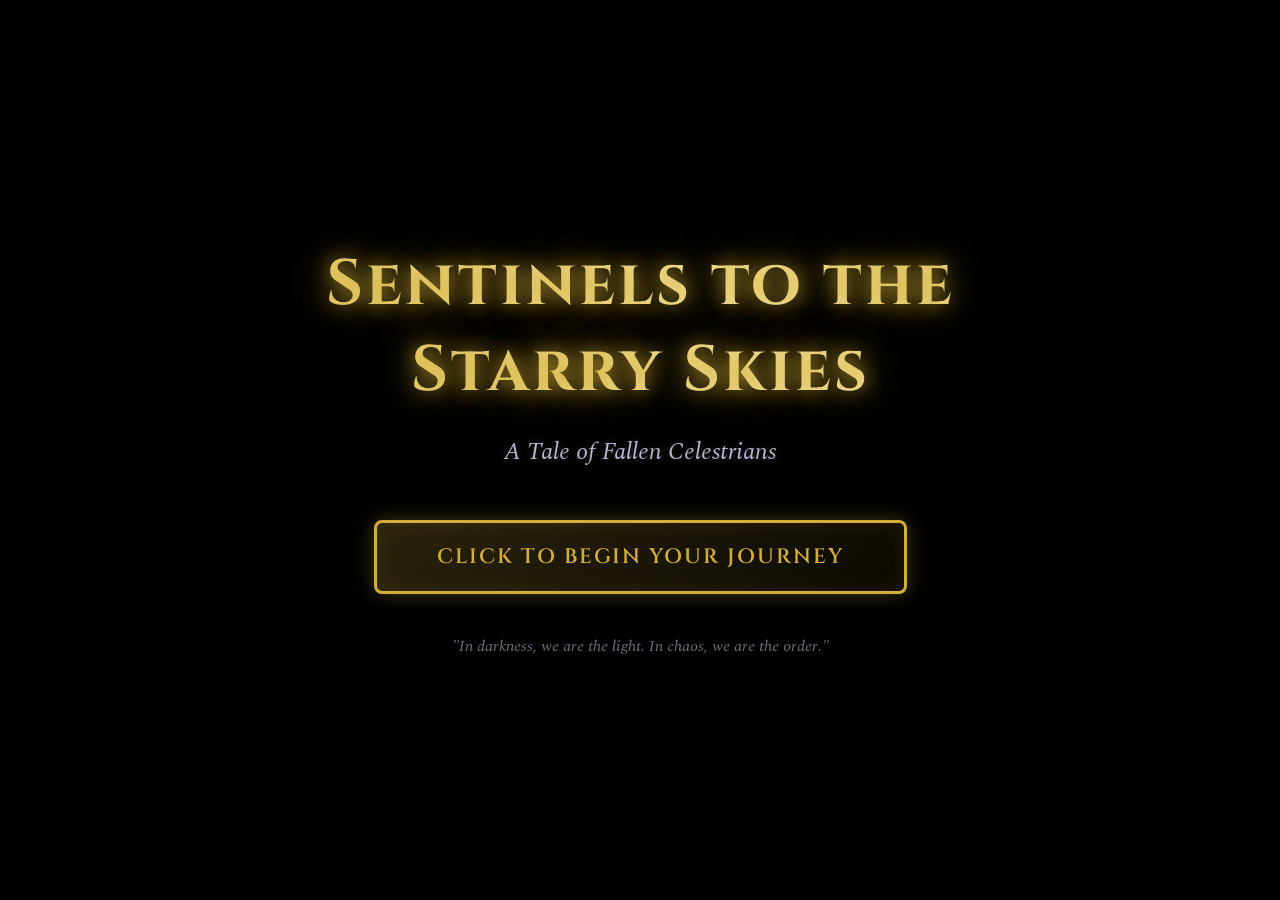
<file: index.html>
<!DOCTYPE html>
<html lang="en">
<head>
    <meta charset="UTF-8">
    <meta name="viewport" content="width=device-width, initial-scale=1.0">
    <title>Sentinels to the Starry Skies</title>
    <link href="https://fonts.googleapis.com/css2?family=Cinzel:wght@400;600;700&family=Spectral:wght@300;400;600&display=swap" rel="stylesheet">
    <style>
        * {
            margin: 0;
            padding: 0;
            box-sizing: border-box;
        }

        body {
            overflow: hidden;
            font-family: 'Spectral', serif;
            background: linear-gradient(180deg, #0a0a1a 0%, #1a1a2e 100%);
            height: 100vh;
            display: flex;
            align-items: center;
            justify-content: center;
            position: relative;
        }

        /* Animated starfield background */
        .stars, .twinkling {
            position: fixed;
            top: 0;
            left: 0;
            right: 0;
            bottom: 0;
            width: 100%;
            height: 100%;
            display: block;
        }

        .stars {
            background: #000 url('https://i.imgur.com/YKY28eT.png') repeat top center;
            z-index: 0;
        }

        .twinkling {
            background: transparent url('https://i.imgur.com/XYMF4ca.png') repeat top center;
            z-index: 1;
            animation: move-twink-back 200s linear infinite;
        }

        @keyframes move-twink-back {
            from {background-position: 0 0;}
            to {background-position: -10000px 5000px;}
        }

        /* Landing content */
        .landing-container {
            position: relative;
            z-index: 10;
            text-align: center;
            max-width: 800px;
            padding: 40px;
            animation: fadeInScale 2s ease-out;
        }

        @keyframes fadeInScale {
            0% {
                opacity: 0;
                transform: scale(0.8) translateY(50px);
            }
            100% {
                opacity: 1;
                transform: scale(1) translateY(0);
            }
        }

        .main-title {
            font-family: 'Cinzel', serif;
            font-size: 4rem;
            font-weight: 700;
            color: #d4af37;
            text-shadow: 
                0 0 20px rgba(212, 175, 55, 0.8),
                0 0 40px rgba(212, 175, 55, 0.5),
                0 0 60px rgba(212, 175, 55, 0.3);
            margin-bottom: 20px;
            letter-spacing: 3px;
            background: linear-gradient(45deg, #d4af37, #f4e5a1, #d4af37, #b8941e);
            background-size: 300% 300%;
            -webkit-background-clip: text;
            -webkit-text-fill-color: transparent;
            background-clip: text;
            animation: shimmer 3s linear infinite;
        }

        @keyframes shimmer {
            0% { background-position: 0% 50%; }
            50% { background-position: 100% 50%; }
            100% { background-position: 0% 50%; }
        }

        .subtitle {
            font-family: 'Spectral', serif;
            font-size: 1.5rem;
            color: #b8b8d0;
            margin-bottom: 50px;
            font-style: italic;
            text-shadow: 0 0 10px rgba(184, 184, 208, 0.3);
        }

        .enter-button {
            position: relative;
            font-family: 'Cinzel', serif;
            font-size: 1.3rem;
            padding: 20px 60px;
            background: linear-gradient(135deg, rgba(212, 175, 55, 0.2), rgba(212, 175, 55, 0.05));
            border: 3px solid #d4af37;
            color: #d4af37;
            cursor: pointer;
            border-radius: 8px;
            transition: all 0.4s ease;
            text-transform: uppercase;
            letter-spacing: 2px;
            font-weight: 600;
            overflow: hidden;
            box-shadow: 
                0 0 20px rgba(212, 175, 55, 0.3),
                inset 0 0 20px rgba(212, 175, 55, 0.1);
        }

        .enter-button::before {
            content: '';
            position: absolute;
            top: 0;
            left: -100%;
            width: 100%;
            height: 100%;
            background: linear-gradient(90deg, transparent, rgba(212, 175, 55, 0.4), transparent);
            transition: left 0.6s ease;
        }

        .enter-button:hover::before {
            left: 100%;
        }

        .enter-button:hover {
            transform: translateY(-3px);
            box-shadow: 
                0 0 30px rgba(212, 175, 55, 0.6),
                inset 0 0 30px rgba(212, 175, 55, 0.2);
            border-color: #f4e5a1;
            color: #f4e5a1;
        }

        .enter-button:active {
            transform: translateY(-1px);
        }

        /* Quote */
        .quote {
            font-family: 'Spectral', serif;
            font-size: 1rem;
            color: #8b8ba0;
            margin-top: 40px;
            font-style: italic;
            opacity: 0.8;
        }

        /* Transition overlay */
        .transition-overlay {
            position: fixed;
            top: 0;
            left: 0;
            width: 100%;
            height: 100%;
            background: linear-gradient(135deg, #0a0a1a, #1a1a2e);
            z-index: 9999;
            pointer-events: none;
            opacity: 0;
            transition: opacity 0.8s ease;
        }

        .transition-overlay.active {
            opacity: 1;
            pointer-events: all;
        }

        /* Celestial sweep effect */
        .sweep-beam {
            position: fixed;
            top: 0;
            left: -100%;
            width: 100%;
            height: 100%;
            background: linear-gradient(90deg, 
                transparent 0%,
                rgba(212, 175, 55, 0.1) 30%,
                rgba(212, 175, 55, 0.3) 50%,
                rgba(212, 175, 55, 0.1) 70%,
                transparent 100%
            );
            z-index: 10000;
            animation: sweep 1.5s ease-in-out;
        }

        @keyframes sweep {
            0% { left: -100%; }
            100% { left: 100%; }
        }

        /* Responsive design */
        @media (max-width: 768px) {
            .main-title {
                font-size: 2.5rem;
            }
            .subtitle {
                font-size: 1.2rem;
            }
            .enter-button {
                font-size: 1rem;
                padding: 15px 40px;
            }
        }
    </style>
</head>
<body>
    <div class="stars"></div>
    <div class="twinkling"></div>
    
    <div class="landing-container">
        <h1 class="main-title">Sentinels to the Starry Skies</h1>
        <p class="subtitle">A Tale of Fallen Celestrians</p>
        <button class="enter-button" id="enterButton">Click to Begin Your Journey</button>
        <p class="quote">"In darkness, we are the light. In chaos, we are the order."</p>
    </div>

    <div class="transition-overlay" id="transitionOverlay"></div>

    <script>
        document.getElementById('enterButton').addEventListener('click', function() {
            // Activate transition
            const overlay = document.getElementById('transitionOverlay');
            overlay.classList.add('active');

            // Create sweep beam effect
            const beam = document.createElement('div');
            beam.className = 'sweep-beam';
            document.body.appendChild(beam);

            // Navigate after animation to the main hub
            setTimeout(() => {
                window.location.href = 'home.html';
            }, 1500);
        });

        // Prevent accidental navigation
        window.addEventListener('beforeunload', function(e) {
            // Don't prevent if we're intentionally navigating
            if (document.getElementById('transitionOverlay').classList.contains('active')) {
                return;
            }
        });
    </script>
</body>
</html>
</file>
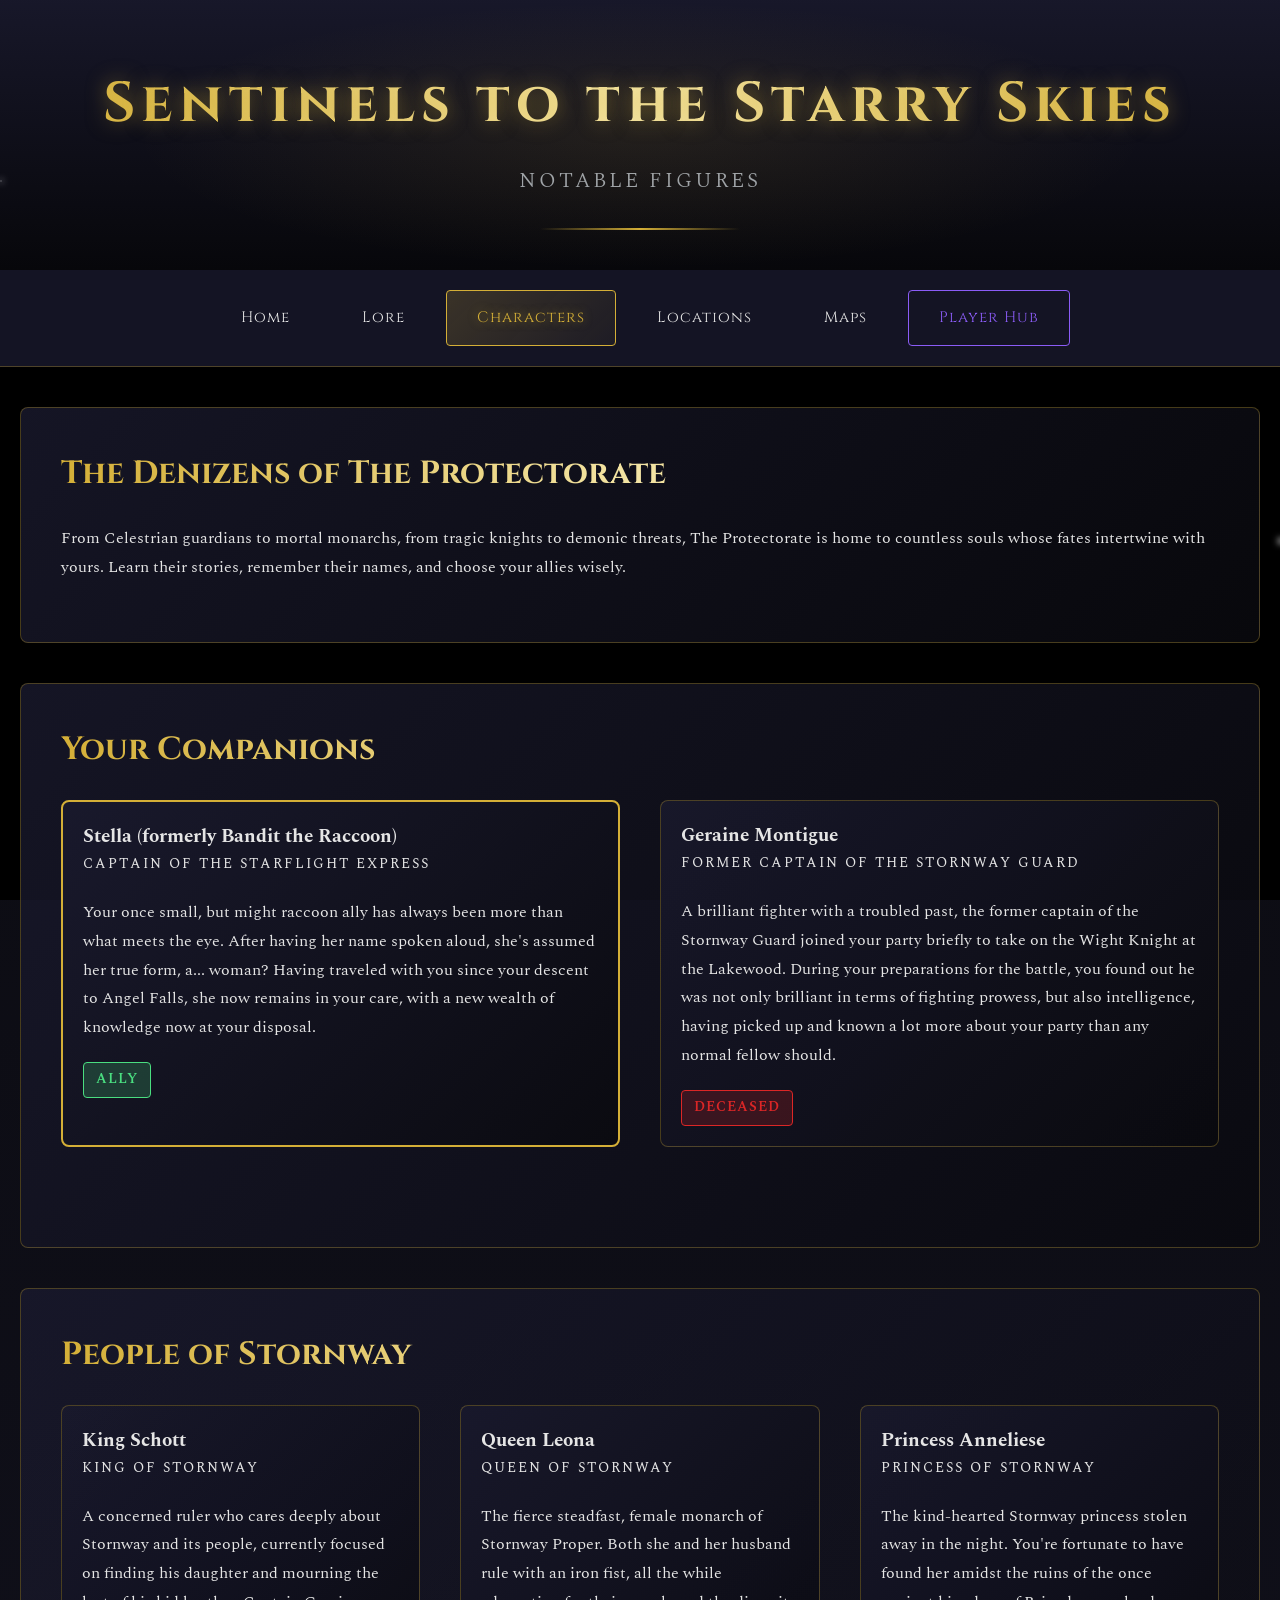
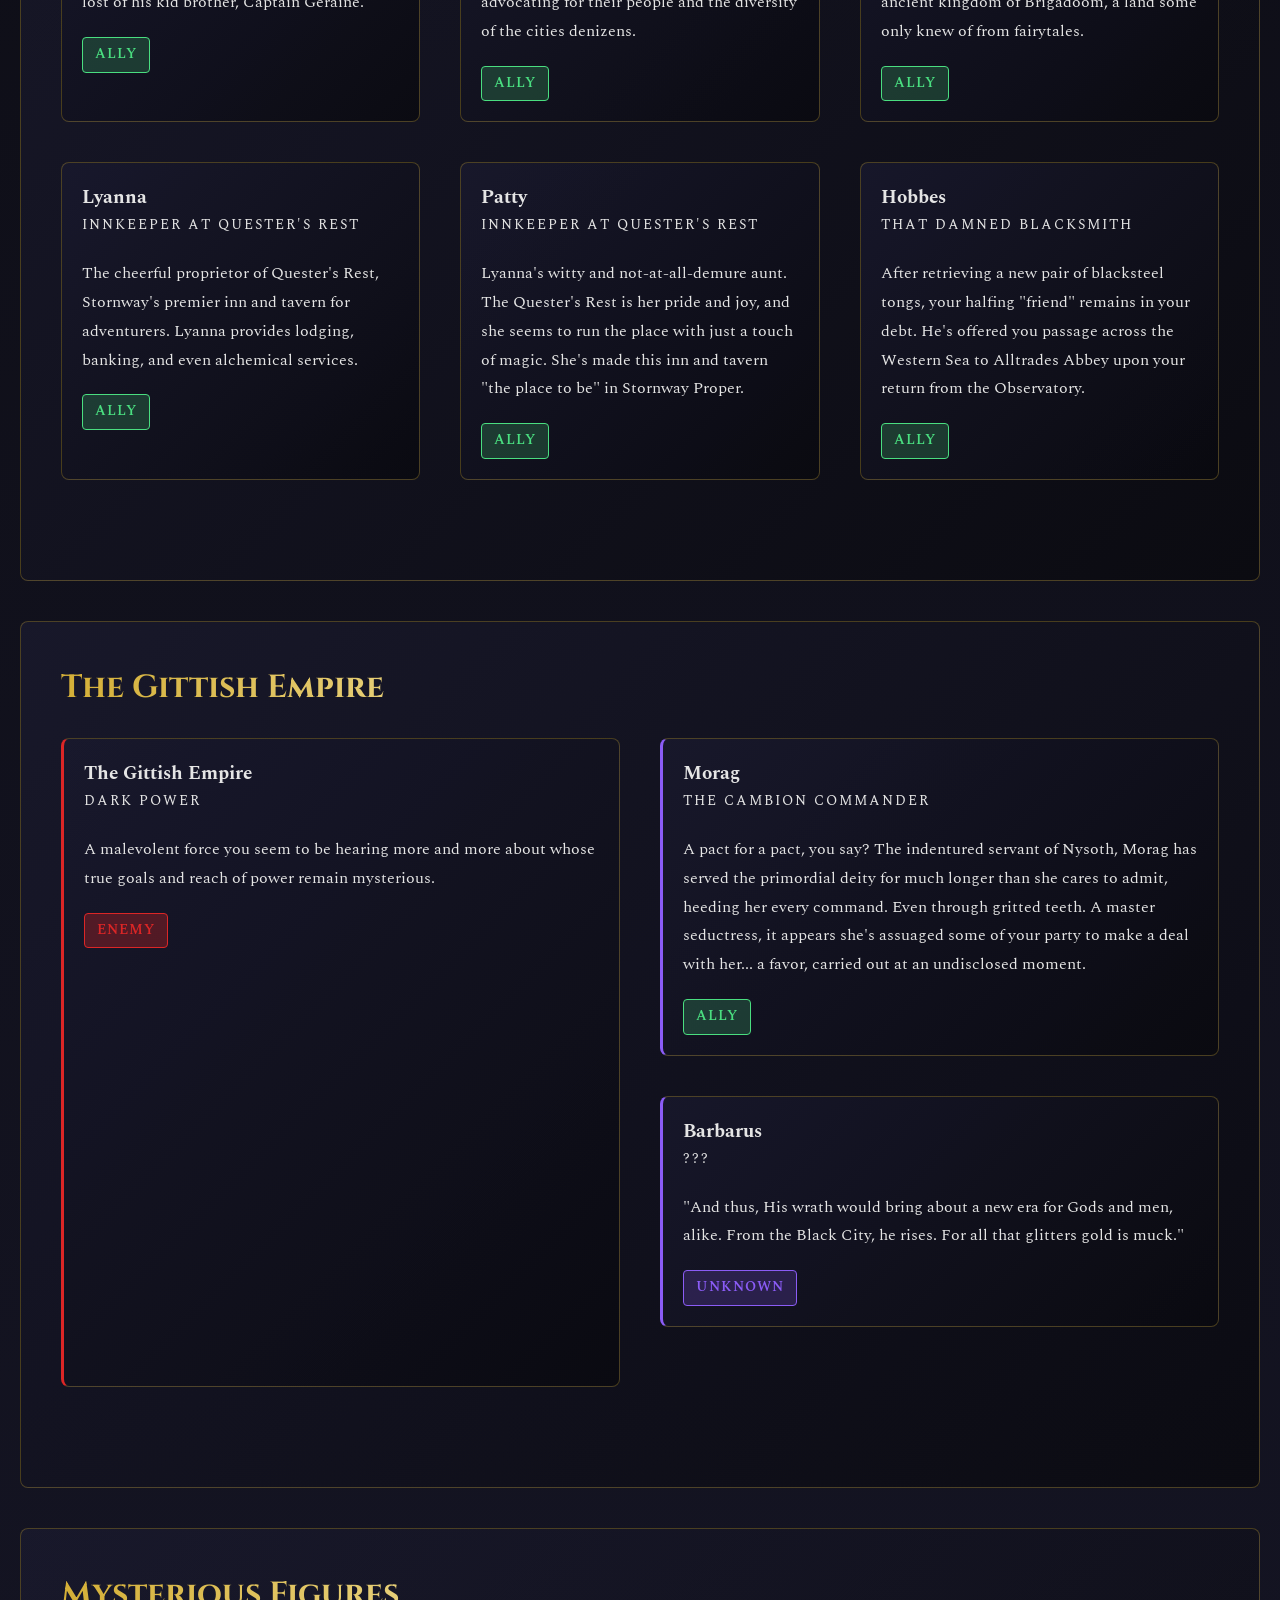
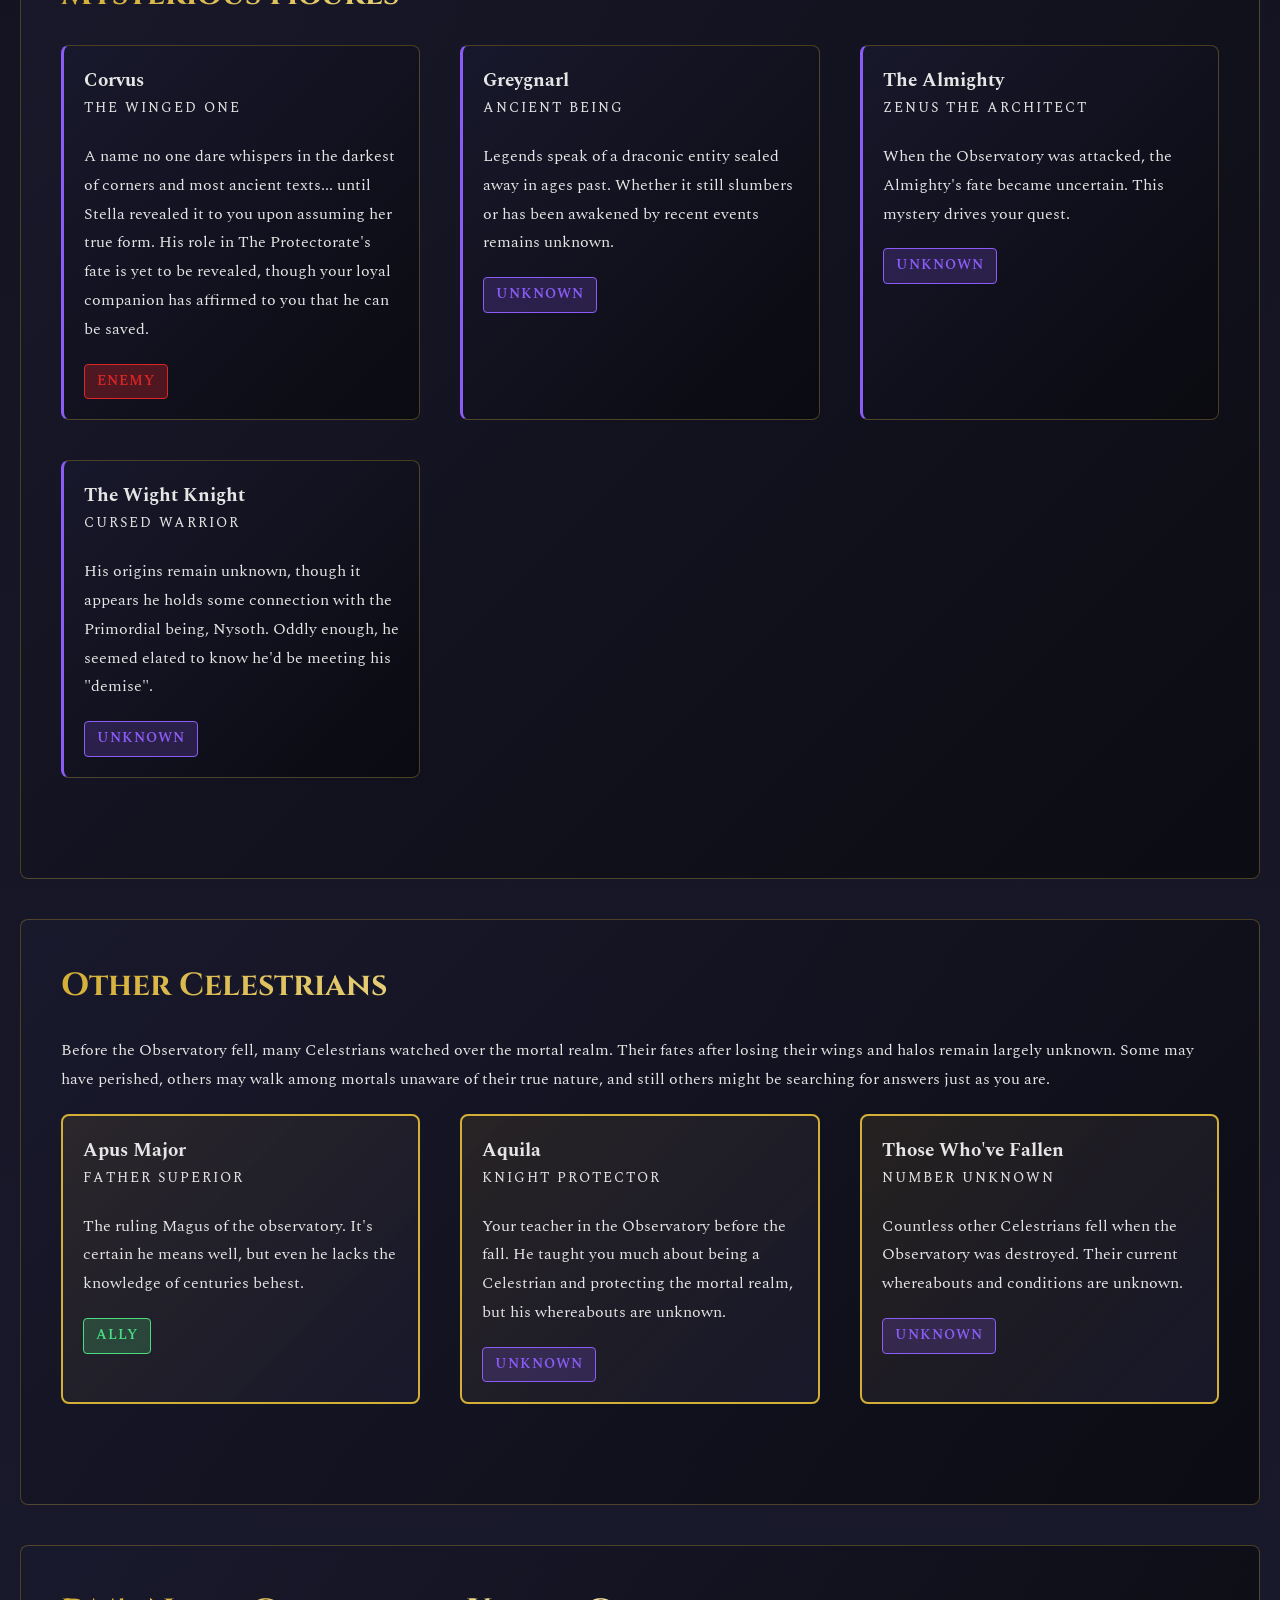
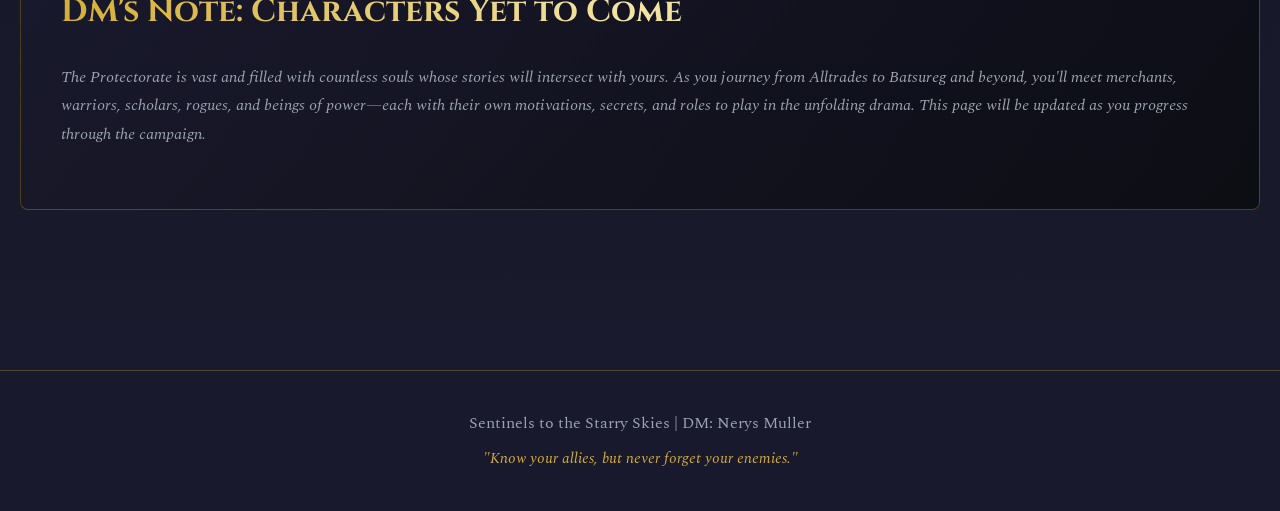
<file: characters.html>
<!DOCTYPE html>
<html lang="en">
<head>
    <meta charset="UTF-8">
    <meta name="viewport" content="width=device-width, initial-scale=1.0">
    <title>Characters - The Protectorate</title>
    <link rel="stylesheet" href="styles.css">
    <link href="https://fonts.googleapis.com/css2?family=Cinzel:wght@400;600;700&family=Spectral:wght@300;400;600&display=swap" rel="stylesheet">
</head>
<body>
    <div class="stars"></div>
    <div class="twinkling"></div>
    <div class="shooting-stars"></div>
    <div class="page-transition" id="pageTransition"></div>
    
    <header class="main-header">
        <div class="header-glow"></div>
        <h1 class="title-main">Sentinels to the Starry Skies</h1>
        <p class="subtitle">Notable Figures</p>
        <div class="divider"></div>
    </header>

    <nav class="main-nav">
        <a href="home.html" class="nav-link">
            <span class="nav-icon"></span>
            <span>Home</span>
        </a>
        <a href="lore.html" class="nav-link">
            <span class="nav-icon"></span>
            <span>Lore</span>
        </a>
        <a href="characters.html" class="nav-link active">
            <span class="nav-icon"></span>
            <span>Characters</span>
        </a>
        <a href="locations.html" class="nav-link">
            <span class="nav-icon"></span>
            <span>Locations</span>
        </a>
        <a href="maps.html" class="nav-link">
            <span class="nav-icon"></span>
            <span>Maps</span>
        </a>
        <a href="players.html" class="nav-link special">
            <span class="nav-icon"></span>
            <span>Player Hub</span>
        </a>
    </nav>

    <main class="container">
        <section class="content-section">
            <h2>The Denizens of The Protectorate</h2>
            <p>
                From Celestrian guardians to mortal monarchs, from tragic knights to demonic threats, The Protectorate 
                is home to countless souls whose fates intertwine with yours. Learn their stories, remember their names, 
                and choose your allies wisely.
            </p>
        </section>

        <section class="content-section">
            <h2>Your Companions</h2>
            
            <div class="character-grid">
                <div class="character-card" style="border: 2px solid var(--accent-gold);">
                    <h3>Stella (formerly Bandit the Raccoon)</h3>
                    <p class="character-title">Captain of the Starflight Express</p>
                    <p class="character-description">
                        Your once small, but might raccoon ally has always been more than what meets the eye. After having her name spoken aloud, she's assumed her true form, a... woman?
                        Having traveled with you since your descent to Angel Falls, she now remains in your care, with a new wealth of knowledge
                        now at your disposal.
                    </p>
                    <span class="character-status status-ally">Ally</span>
                    </p>
                </div>

                <div class="character-card">
                    <h3>Geraine Montigue</h3>
                    <p class="character-title">Former Captain of the Stornway Guard</p>
                    <p class="character-description">
                        A brilliant fighter with a troubled past, the former captain of the Stornway Guard joined your party briefly
                        to take on the Wight Knight at the Lakewood. During your preparations for the battle, you found out he was
                        not only brilliant in terms of fighting prowess, but also intelligence, having picked up and known a lot more about
                        your party than any normal fellow should.
                    </p>
                    <span class="character-status status-deceased">Deceased</span>
                </div>
                
            </div>
        </section>

        <section class="content-section">
            <h2>People of Stornway</h2>
            
            <div class="character-grid">
                <div class="character-card">
                    <h3>King Schott</h3>
                    <p class="character-title">King of Stornway</p>
                    <p class="character-description">
                        A concerned ruler who cares deeply about Stornway and its people, currently focused on finding his daughter
                        and mourning the lost of his kid brother, Captain Geraine.
                    </p>
                    <span class="character-status status-ally">Ally</span>
                </div>

                <div class="character-card">
                    <h3>Queen Leona</h3>
                    <p class="character-title">Queen of Stornway</p>
                    <p class="character-description">
                        The fierce steadfast, female monarch of Stornway Proper. Both she and her husband rule with an iron fist,
                        all the while advocating for their people and the diversity of the cities denizens.
                    </p>
                    <span class="character-status status-ally">Ally</span>
                </div>

                <div class="character-card">
                    <h3>Princess Anneliese</h3>
                    <p class="character-title">Princess of Stornway</p>
                    <p class="character-description">
                        The kind-hearted Stornway princess stolen away in the night. You're fortunate to have found her amidst the
                        ruins of the once ancient kingdom of Brigadoom, a land some only knew of from fairytales.
                    </p>
                    <span class="character-status status-ally">Ally</span>
                </div>

                <div class="character-card">
                    <h3>Lyanna</h3>
                    <p class="character-title">Innkeeper at Quester's Rest</p>
                    <p class="character-description">
                        The cheerful proprietor of Quester's Rest, Stornway's premier inn and tavern for adventurers. Lyanna provides 
                        lodging, banking, and even alchemical services.
                    </p>
                    <span class="character-status status-ally">Ally</span>
                </div>

                <div class="character-card">
                    <h3>Patty</h3>
                    <p class="character-title">Innkeeper at Quester's Rest</p>
                    <p class="character-description">
                        Lyanna's witty and not-at-all-demure aunt. The Quester's Rest is her pride and joy, and she seems to run the place
                        with just a touch of magic. She's made this inn and tavern "the place to be" in Stornway Proper.
                    </p>
                    <span class="character-status status-ally">Ally</span>
                </div>

                <div class="character-card">
                    <h3>Hobbes</h3>
                    <p class="character-title">That Damned Blacksmith</p>
                    <p class="character-description">
                        After retrieving a new pair of blacksteel tongs, your halfing "friend" remains in your debt. He's offered you passage across the Western Sea to Alltrades Abbey upon your return from the Observatory.
                    </p>
                    <span class="character-status status-ally">Ally</span>
                </div>
            </div>
        </section>


        <section class="content-section">
            <h2>The Gittish Empire</h2>
            
            <div class="character-grid">
                <div class="character-card" style="border-left: 3px solid var(--accent-red);">
                    <h3>The Gittish Empire</h3>
                    <p class="character-title">Dark Power</p>
                    <p class="character-description">
                        A malevolent force you seem to be hearing more and more about whose true goals and reach of
                        power remain mysterious.
                    </p>
                    <span class="character-status status-enemy">Enemy</span>
                </div>
                <div class="character-grid">
                    
                <div class="character-card" style="border-left: 3px solid var(--accent-purple);">
                    <h3>Morag</h3>
                    <p class="character-title">The Cambion Commander</p>
                    <p class="character-description">
                        A pact for a pact, you say? The indentured servant of Nysoth, Morag has served the primordial deity for
                        much longer than she cares to admit, heeding her every command. Even through gritted teeth. A master seductress,
                        it appears she's assuaged some of your party to make a deal with her... a favor, carried out at an undisclosed moment.
                    </p>
                    <span class="character-status status-ally">Ally</span>
                </div>

                <div class="character-card" style="border-left: 3px solid var(--accent-purple);">
                    <h3>Barbarus</h3>
                    <p class="character-title">???</p>
                    <p class="character-description">
                        "And thus, His wrath would bring about a new era for Gods and men, alike. From the Black City, he rises.
                        For all that glitters gold is muck."
                    </p>
                    <span class="character-status status-unknown">Unknown</span>
                </div>
            </div>
        </section>

        <section class="content-section">
            <h2>Mysterious Figures</h2>
            
            <div class="character-grid">
                <div class="character-card" style="border-left: 3px solid var(--accent-purple);">
                    <h3>Corvus</h3>
                    <p class="character-title">The Winged One</p>
                    <p class="character-description">
                        A name no one dare whispers in the darkest of corners and most ancient texts... until Stella revealed
                        it to you upon assuming her true form. His role in The Protectorate's fate is yet to be revealed, though
                        your loyal companion has affirmed to you that he can be saved.
                    </p>
                    <span class="character-status status-enemy">Enemy</span>
                </div>

                <div class="character-card" style="border-left: 3px solid var(--accent-purple);">
                    <h3>Greygnarl</h3>
                    <p class="character-title">Ancient Being</p>
                    <p class="character-description">
                        Legends speak of a draconic entity sealed away in ages past. Whether it still slumbers or has 
                        been awakened by recent events remains unknown.
                    </p>
                    <span class="character-status status-unknown">Unknown</span>
                </div>

                 <div class="character-card" style="border-left: 3px solid var(--accent-purple);">
                    <h3>The Almighty</h3>
                    <p class="character-title">Zenus the Architect</p>
                    <p class="character-description">
                        When the Observatory was attacked, the Almighty's fate became uncertain. This mystery 
                        drives your quest.
                    </p>
                    <span class="character-status status-unknown">Unknown</span>
                 </div>
                
                <div class="character-card" style="border-left: 3px solid var(--accent-purple);">
                    <h3>The Wight Knight</h3>
                    <p class="character-title">Cursed Warrior</p>
                    <p class="character-description">
                        His origins remain unknown, though it appears he holds some connection with the Primordial being, Nysoth.
                        Oddly enough, he seemed elated to know he'd be meeting his "demise".
                    </p>
                    <span class="character-status status-unknown">Unknown</span>
                </div>
            </div>
        </section>

        <section class="content-section">
            <h2>Other Celestrians</h2>
            <p>
                Before the Observatory fell, many Celestrians watched over the mortal realm. Their fates after losing 
                their wings and halos remain largely unknown. Some may have perished, others may walk among mortals 
                unaware of their true nature, and still others might be searching for answers just as you are.
            </p>
            
            <div class="character-grid">
                <div class="character-card" style="border: 2px solid var(--accent-gold); background: linear-gradient(135deg, rgba(212, 175, 55, 0.1), rgba(26, 26, 46, 0.8));">
                    <h3>Apus Major</h3>
                    <p class="character-title">Father Superior</p>
                    <p class="character-description">
                        The ruling Magus of the observatory. It's certain he means well,
                        but even he lacks the knowledge of centuries behest.
                    </p>
                    <span class="character-status status-ally">Ally</span>
                </div>
                <div class="character-card" style="border: 2px solid var(--accent-gold); background: linear-gradient(135deg, rgba(212, 175, 55, 0.1), rgba(26, 26, 46, 0.8));">
                    <h3>Aquila</h3>
                    <p class="character-title">Knight Protector</p>
                    <p class="character-description">
                        Your teacher in the Observatory before the fall. He taught you much about being a Celestrian
                        and protecting the mortal realm, but his whereabouts are unknown.
                    </p>
                    <span class="character-status status-unknown">Unknown</span>
                </div>  
                <div class="character-card" style="border: 2px solid var(--accent-gold); background: linear-gradient(135deg, rgba(212, 175, 55, 0.1), rgba(26, 26, 46, 0.8));">
                    <h3>Those Who've Fallen</h3>
                    <p class="character-title">Number Unknown</p>
                    <p class="character-description">
                        Countless other Celestrians fell when the Observatory was destroyed. Their current whereabouts 
                        and conditions are unknown.
                    </p>
                    <span class="character-status status-unknown">Unknown</span>
                </div>
            </div>
        </section>

        <section class="content-section">
            <h2>DM's Note: Characters Yet to Come</h2>
            <p style="font-style: italic; color: var(--text-dim);">
                The Protectorate is vast and filled with countless souls whose stories will intersect with yours. As you 
                journey from Alltrades to Batsureg and beyond, you'll meet merchants, warriors, scholars, rogues, and beings 
                of power—each with their own motivations, secrets, and roles to play in the unfolding drama. This page 
                will be updated as you progress through the campaign.
            </p>
        </section>
    </main>

    <footer class="main-footer">
        <p>Sentinels to the Starry Skies | DM: Nerys Muller</p>
        <p class="footer-quote">"Know your allies, but never forget your enemies."</p>
    </footer>

    <script src="script.js"></script>
</body>
</html>
</file>
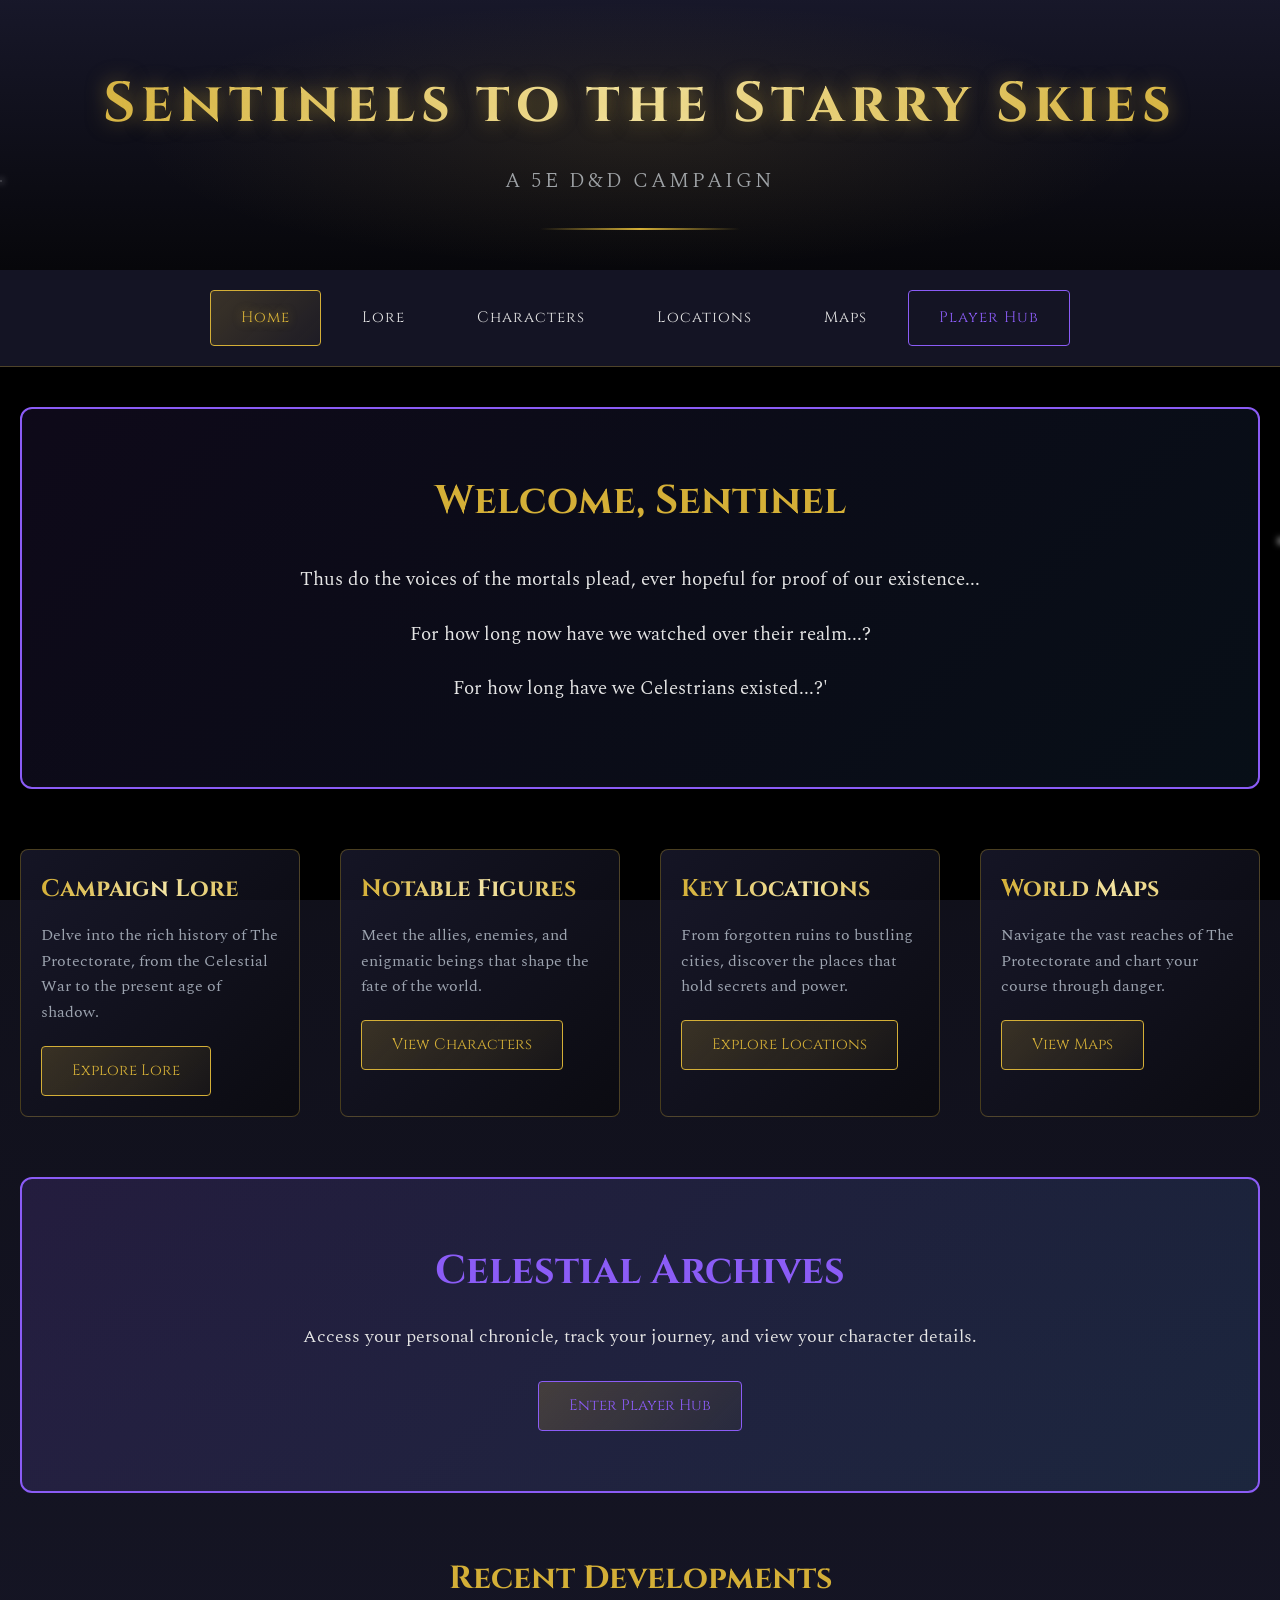
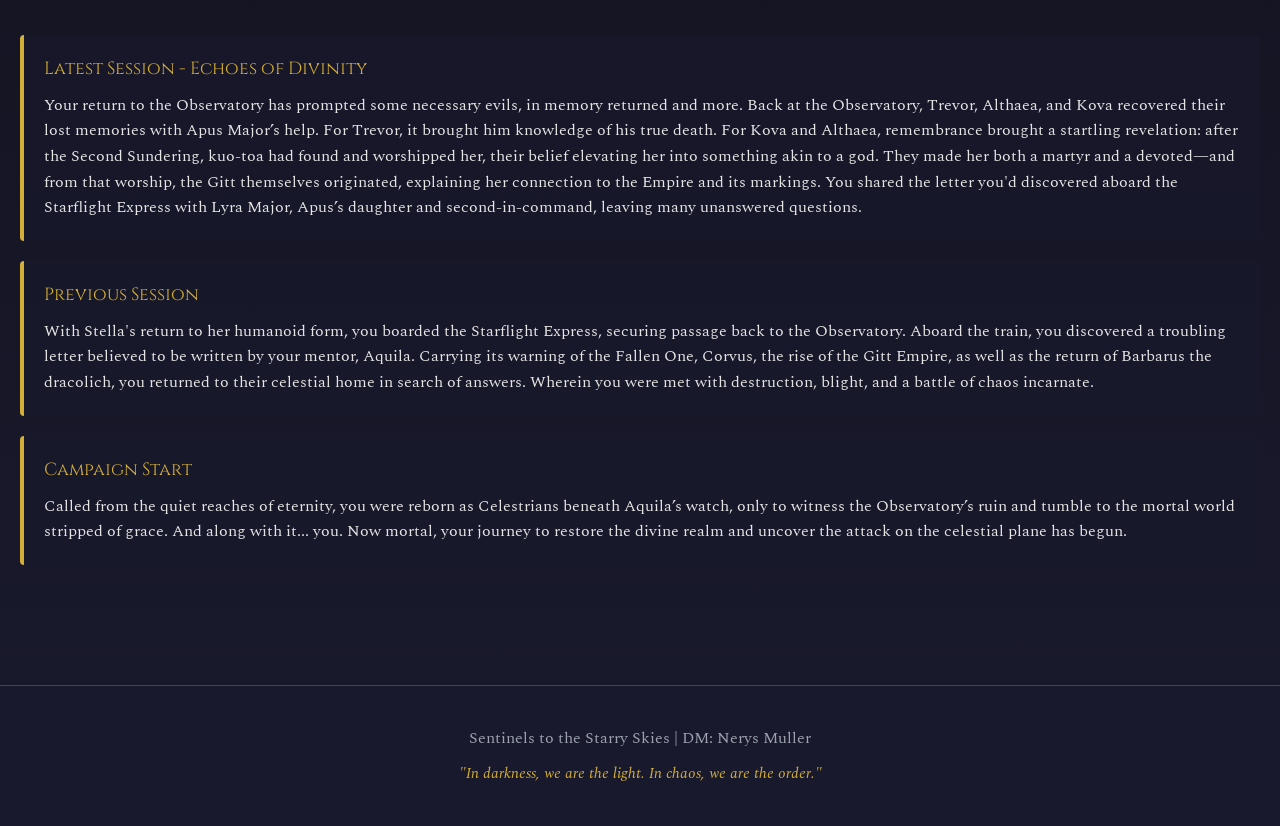
<file: home.html>
<!DOCTYPE html>
<html lang="en">
<head>
    <meta charset="UTF-8">
    <meta name="viewport" content="width=device-width, initial-scale=1.0">
    <title>Sentinels to the Starry Skies - Campaign Dashboard</title>
    <link rel="stylesheet" href="styles.css">
    <link href="https://fonts.googleapis.com/css2?family=Cinzel:wght@400;600;700&family=Spectral:wght@300;400;600&display=swap" rel="stylesheet">
</head>
<body>
    <div class="stars"></div>
    <div class="twinkling"></div>
    <div class="shooting-stars"></div>
    <div class="page-transition" id="pageTransition"></div>
    
    <header class="main-header">
        <div class="header-glow"></div>
        <h1 class="title-main">Sentinels to the Starry Skies</h1>
        <p class="subtitle">A 5E D&D Campaign</p>
        <div class="divider"></div>
    </header>

    <nav class="main-nav">
        <a href="home.html" class="nav-link active">
            <span class="nav-icon"></span>
            <span>Home</span>
        </a>
        <a href="lore.html" class="nav-link">
            <span class="nav-icon"></span>
            <span>Lore</span>
        </a>
        <a href="characters.html" class="nav-link">
            <span class="nav-icon"></span>
            <span>Characters</span>
        </a>
        <a href="locations.html" class="nav-link">
            <span class="nav-icon"></span>
            <span>Locations</span>
        </a>
        <a href="maps.html" class="nav-link">
            <span class="nav-icon"></span>
            <span>Maps</span>
        </a>
        <a href="players.html" class="nav-link special">
            <span class="nav-icon"></span>
            <span>Player Hub</span>
        </a>
    </nav>

    <main class="container">
        <section class="hero-section">
            <div class="hero-content">
                <h2>Welcome, Sentinel</h2>
                <p class="hero-text">
                    Thus do the voices of the mortals plead, ever hopeful for proof of our existence...
                 </p>
                <p class="hero-text">
                    For how long now have we watched over their realm...?
                 </p>
                <p class="hero-text">
                    For how long have we Celestrians existed...?'
                </p>
            </div>
        </section>

        <section class="info-grid">
            <div class="info-card">
                <h3>Campaign Lore</h3>
                <p>Delve into the rich history of The Protectorate, from the Celestial War to the present age of shadow.</p>
                <a href="lore.html" class="card-button">Explore Lore</a>
            </div>

            <div class="info-card">
                <h3>Notable Figures</h3>
                <p>Meet the allies, enemies, and enigmatic beings that shape the fate of the world.</p>
                <a href="characters.html" class="card-button">View Characters</a>
            </div>

            <div class="info-card">
                <h3>Key Locations</h3>
                <p>From forgotten ruins to bustling cities, discover the places that hold secrets and power.</p>
                <a href="locations.html" class="card-button">Explore Locations</a>
            </div>

            <div class="info-card">
                <h3>World Maps</h3>
                <p>Navigate the vast reaches of The Protectorate and chart your course through danger.</p>
                <a href="maps.html" class="card-button">View Maps</a>
            </div>
        </section>

        <section class="player-access">
            <div class="player-access-content">
                <h2>Celestial Archives</h2>
                <p>Access your personal chronicle, track your journey, and view your character details.</p>
                <a href="players.html" class="access-button">Enter Player Hub</a>
            </div>
        </section>

        <section class="recent-updates">
            <h2>Recent Developments</h2>
            <div class="update-list">
                <div class="update-item">
                    <span class="update-date">Latest Session - Echoes of Divinity</span>
                    <p>Your return to the Observatory has prompted some necessary evils, in memory returned and more. Back at the Observatory, Trevor, Althaea, and Kova recovered their lost memories with Apus Major’s help. For Trevor, it brought him knowledge of his true death. For Kova and Althaea, remembrance brought a startling revelation: after the Second Sundering, kuo-toa had found and worshipped her, their belief elevating her into something akin to a god. They made her both a martyr and a devoted—and from that worship, the Gitt themselves originated, explaining her connection to the Empire and its markings.
You shared the letter you'd discovered aboard the Starflight Express with Lyra Major, Apus’s daughter and second-in-command, leaving many unanswered questions.</p>
                </div>
                <div class="update-item">
                    <span class="update-date">Previous Session</span>
                    <p>With Stella's return to her humanoid form, you boarded the Starflight Express, securing passage back to the Observatory. Aboard the train, you discovered a troubling letter believed to be written by your mentor, Aquila. Carrying its warning of the Fallen One, Corvus, the rise of the Gitt Empire, as well as the return of Barbarus the dracolich, you returned to their celestial home in search of answers. Wherein you were met with destruction, blight, and a battle of chaos incarnate.</p>
                </div>
                <div class="update-item">
                    <span class="update-date">Campaign Start</span>
                    <p>Called from the quiet reaches of eternity, you were reborn as Celestrians beneath Aquila’s watch, only to witness the Observatory’s ruin and tumble to the mortal world stripped of grace. And along with it... you. Now mortal, your journey to restore the divine realm and uncover the attack on the celestial plane has begun.</p>
                </div>
            </div>
        </section>
    </main>

    <footer class="main-footer">
        <p>Sentinels to the Starry Skies | DM: Nerys Muller</p>
        <p class="footer-quote">"In darkness, we are the light. In chaos, we are the order."</p>
    </footer>

    <script src="script.js"></script>
</body>
</html>
</file>
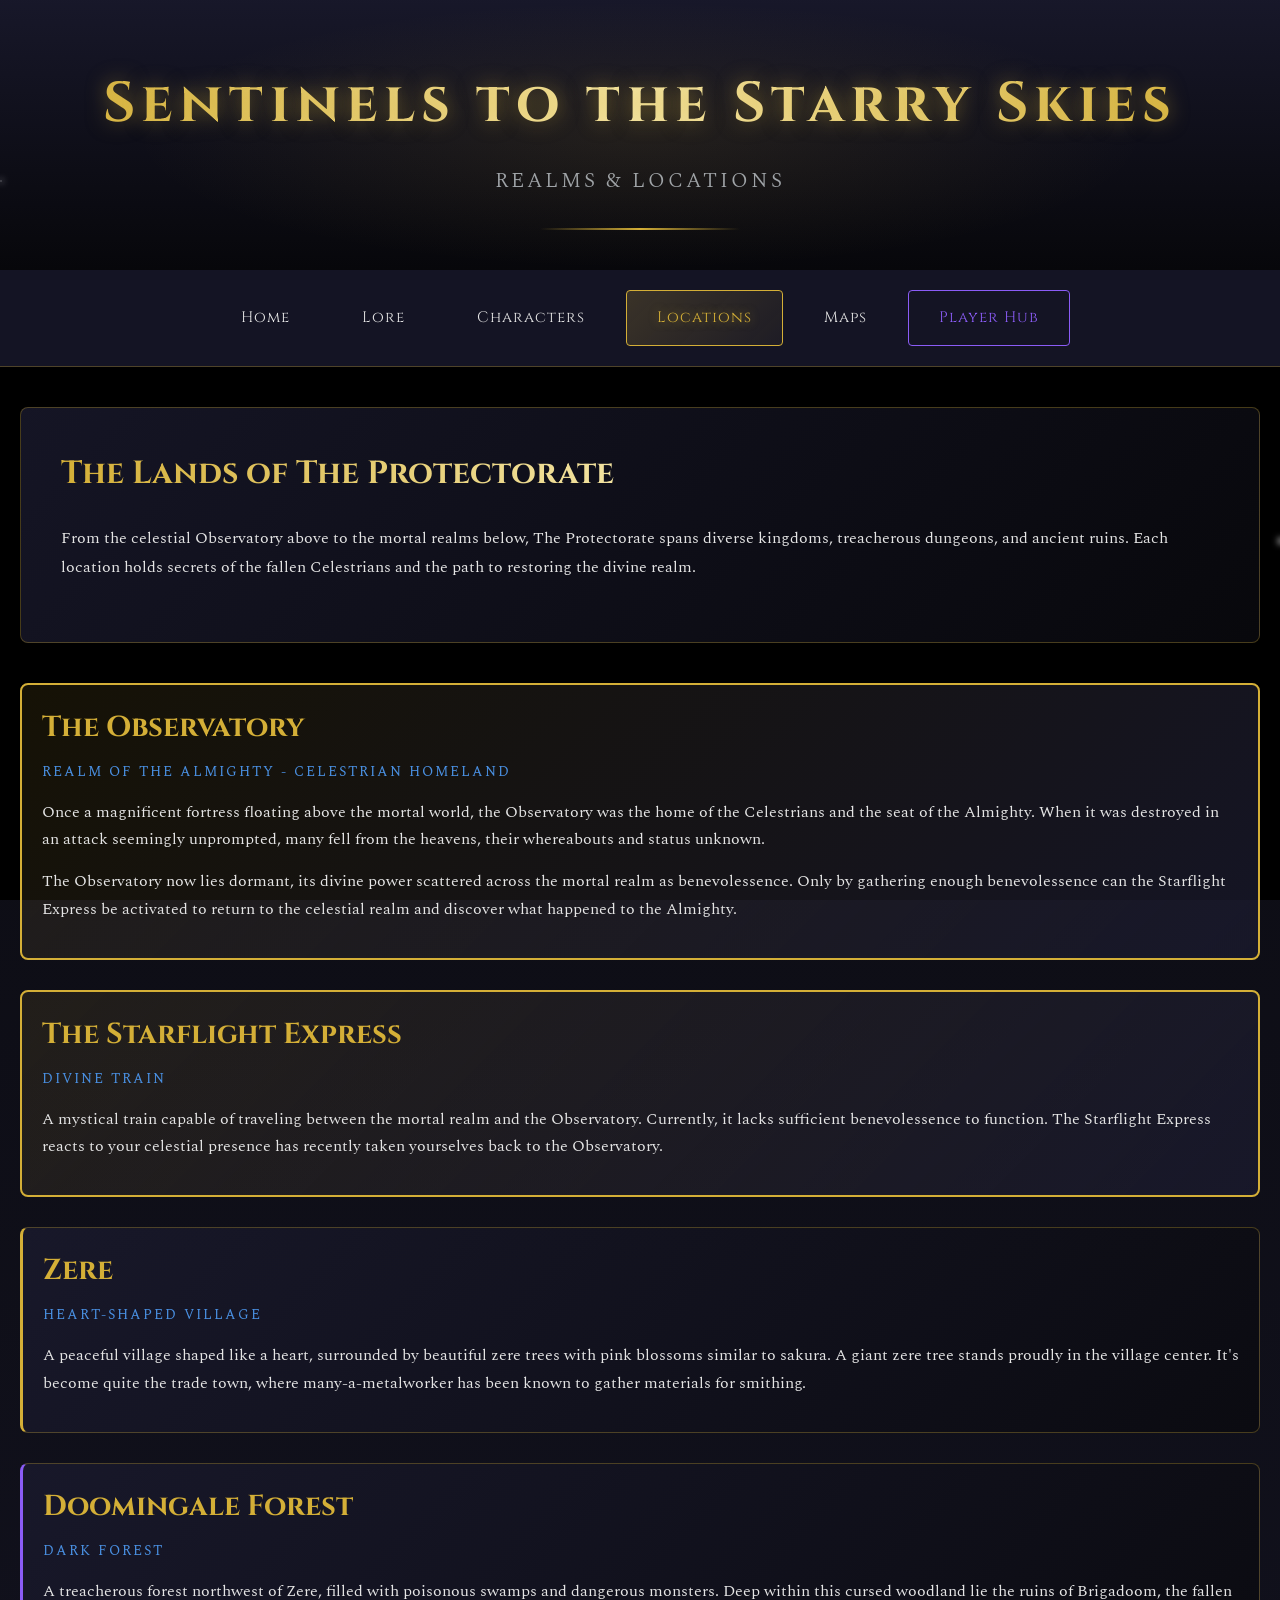
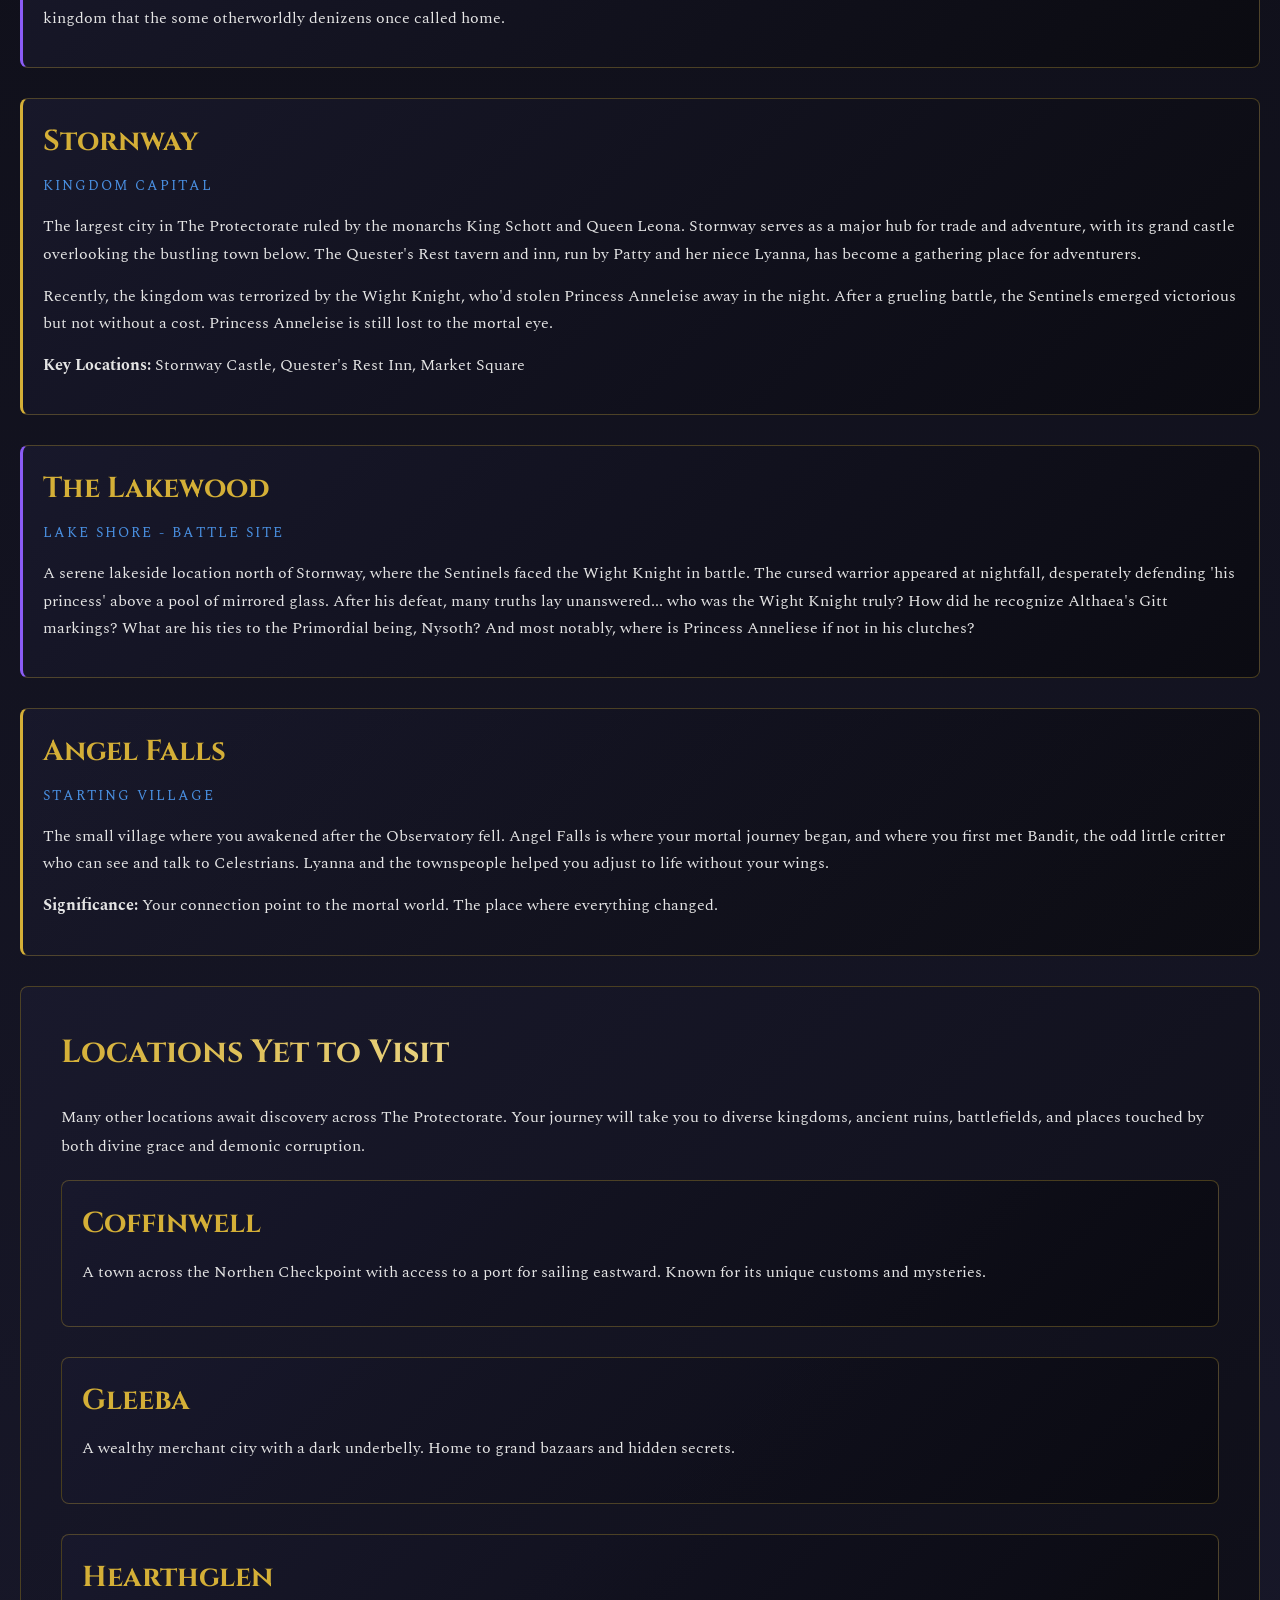
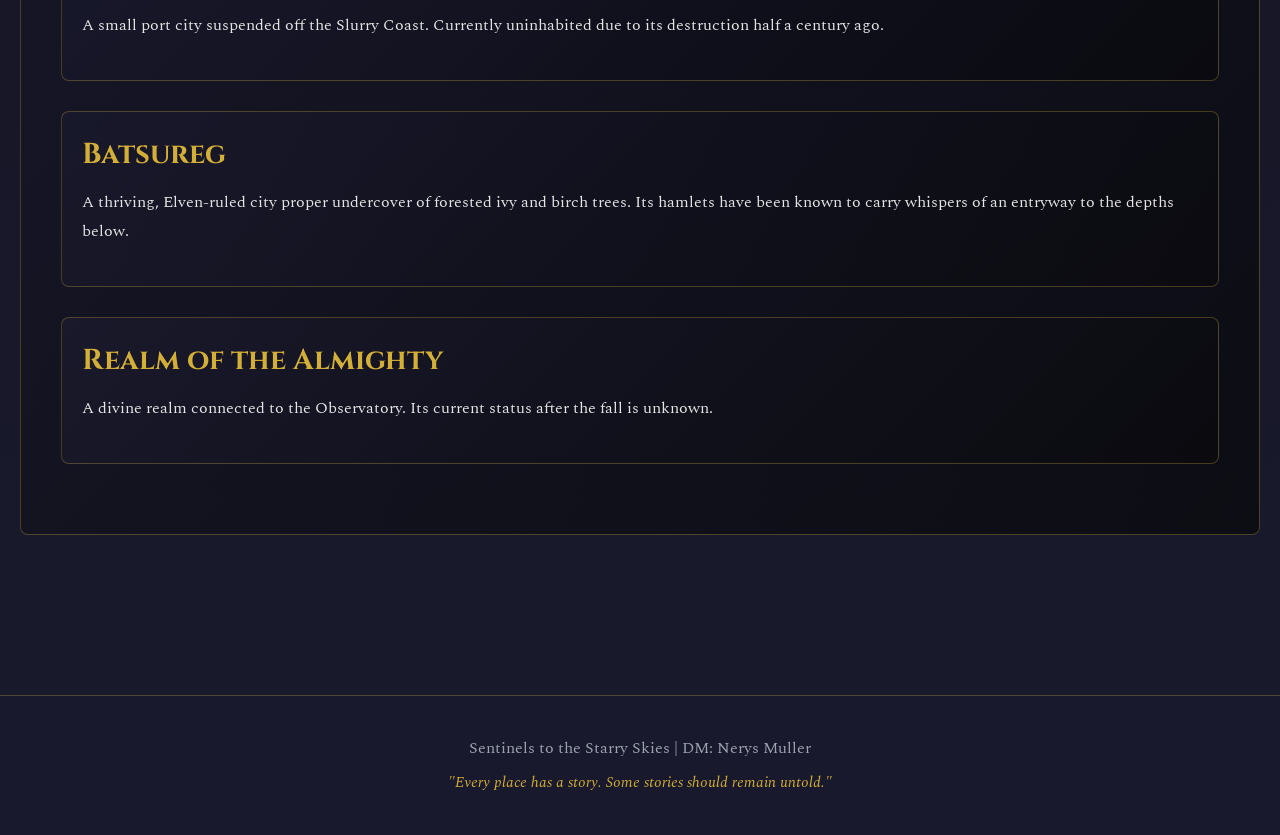
<file: locations.html>
<!DOCTYPE html>
<html lang="en">
<head>
    <meta charset="UTF-8">
    <meta name="viewport" content="width=device-width, initial-scale=1.0">
    <title>Locations - The Protectorate</title>
    <link rel="stylesheet" href="styles.css">
    <link href="https://fonts.googleapis.com/css2?family=Cinzel:wght@400;600;700&family=Spectral:wght@300;400;600&display=swap" rel="stylesheet">
</head>
<body>
    <div class="stars"></div>
    <div class="twinkling"></div>
    <div class="shooting-stars"></div>
    <div class="page-transition" id="pageTransition"></div>
    
    <header class="main-header">
        <div class="header-glow"></div>
        <h1 class="title-main">Sentinels to the Starry Skies</h1>
        <p class="subtitle">Realms & Locations</p>
        <div class="divider"></div>
    </header>

    <nav class="main-nav">
        <a href="home.html" class="nav-link">
            <span class="nav-icon"></span>
            <span>Home</span>
        </a>
        <a href="lore.html" class="nav-link">
            <span class="nav-icon"></span>
            <span>Lore</span>
        </a>
        <a href="characters.html" class="nav-link">
            <span class="nav-icon"></span>
            <span>Characters</span>
        </a>
        <a href="locations.html" class="nav-link active">
            <span class="nav-icon"></span>
            <span>Locations</span>
        </a>
        <a href="maps.html" class="nav-link">
            <span class="nav-icon"></span>
            <span>Maps</span>
        </a>
        <a href="players.html" class="nav-link special">
            <span class="nav-icon"></span>
            <span>Player Hub</span>
        </a>
    </nav>

    <main class="container">
        <section class="content-section">
            <h2>The Lands of The Protectorate</h2>
            <p>
                From the celestial Observatory above to the mortal realms below, The Protectorate spans diverse kingdoms, 
                treacherous dungeons, and ancient ruins. Each location holds secrets of the fallen Celestrians and the 
                path to restoring the divine realm.
            </p>
        </section>

        <div class="location-card" style="border: 2px solid var(--accent-gold); background: linear-gradient(135deg, rgba(212, 175, 55, 0.1), rgba(26, 26, 46, 0.8));">
            <h3>The Observatory</h3>
            <p class="location-type">Realm of the Almighty - Celestrian Homeland</p>
            <p class="location-description">
                Once a magnificent fortress floating above the mortal world, the Observatory was the home of the Celestrians 
                and the seat of the Almighty. When it was destroyed in an attack seemingly unprompted, many fell from the heavens,
                their whereabouts and status unknown.
            </p>
            <p class="location-description">
                The Observatory now lies dormant, its divine power scattered across the mortal realm as benevolessence. Only 
                by gathering enough benevolessence can the Starflight Express be activated to return to the celestial realm 
                and discover what happened to the Almighty.
            </p>
        </div>

        <div class="location-card" style="border: 2px solid var(--accent-gold); background: linear-gradient(135deg, rgba(212, 175, 55, 0.1), rgba(26, 26, 46, 0.8));">
            <h3>The Starflight Express</h3>
            <p class="location-type">Divine Train</p>
            <p class="location-description">
                A mystical train capable of traveling between the mortal realm and the Observatory. Currently, it lacks 
                sufficient benevolessence to function. The Starflight Express reacts to your celestial presence has recently taken yourselves back to the Observatory.
            </p>
        </div>

        <div class="location-card" style="border-left: 3px solid var(--accent-gold);">
            <h3>Zere</h3>
            <p class="location-type">Heart-Shaped Village</p>
            <p class="location-description">
                A peaceful village shaped like a heart, surrounded by beautiful zere trees with pink blossoms similar to 
                sakura. A giant zere tree stands proudly in the village center. It's become quite the trade town, where
                many-a-metalworker has been known to gather materials for smithing.
            </p>
        </div>

        <div class="location-card" style="border-left: 3px solid var(--accent-purple);">
            <h3>Doomingale Forest</h3>
            <p class="location-type">Dark Forest</p>
            <p class="location-description">
                A treacherous forest northwest of Zere, filled with poisonous swamps and dangerous monsters. Deep within 
                this cursed woodland lie the ruins of Brigadoom, the fallen kingdom that the some otherworldly denizens once called home.
            </p>
        </div>

        <div class="location-card" style="border-left: 3px solid var(--accent-gold);">
            <h3>Stornway</h3>
            <p class="location-type">Kingdom Capital</p>
            <p class="location-description">
                The largest city in The Protectorate ruled by the monarchs King Schott and Queen Leona. Stornway serves as a major 
                hub for trade and adventure, with its grand castle overlooking the bustling town below. The Quester's Rest tavern 
                and inn, run by Patty and her niece Lyanna, has become a gathering place for adventurers.
            </p>
            <p class="location-description">
                Recently, the kingdom was terrorized by the Wight Knight, who'd stolen Princess Anneleise away in the night. 
                After a grueling battle, the Sentinels emerged victorious but not without a cost. Princess Anneleise is still
                lost to the mortal eye.
            </p>
            <p class="location-description">
                <strong>Key Locations:</strong> Stornway Castle, Quester's Rest Inn, Market Square
            </p>
        </div>

        <div class="location-card" style="border-left: 3px solid var(--accent-purple);">
            <h3>The Lakewood</h3>
            <p class="location-type">Lake Shore - Battle Site</p>
            <p class="location-description">
                A serene lakeside location north of Stornway, where the Sentinels faced the Wight Knight in battle. The 
                cursed warrior appeared at nightfall, desperately defending 'his princess' above a pool of mirrored glass. After his defeat,
                many truths lay unanswered... who was the Wight Knight truly? How did he recognize Althaea's Gitt markings? What are his ties to the
                Primordial being, Nysoth? And most notably, where is Princess Anneliese if not in his clutches?
            </p>
        </div>

        <div class="location-card" style="border-left: 3px solid var(--accent-gold);">
            <h3>Angel Falls</h3>
            <p class="location-type">Starting Village</p>
            <p class="location-description">
                The small village where you awakened after the Observatory fell. Angel Falls is where your mortal journey 
                began, and where you first met Bandit, the odd little critter who can see and talk to Celestrians. Lyanna
                and the townspeople helped you adjust to life without your wings.
            </p>
            <p class="location-description">
                <strong>Significance:</strong> Your connection point to the mortal world. The place where everything changed.
            </p>
        </div>

        <section class="content-section">
            <h2>Locations Yet to Visit</h2>
            <p>
                Many other locations await discovery across The Protectorate. Your journey will take you to diverse kingdoms,
                ancient ruins, battlefields, and places touched by both divine grace and demonic corruption.
            </p>

            <div class="location-card">
                <h3>Coffinwell</h3>
                <p class="location-description">
                    A town across the Northen Checkpoint with access to a port for sailing eastward. Known for its unique
                    customs and mysteries.
                </p>
            </div>

            <div class="location-card">
                <h3>Gleeba</h3>
                <p class="location-description">
                    A wealthy merchant city with a dark underbelly. Home to grand bazaars and hidden secrets.
                </p>
            </div>

             <div class="location-card">
                <h3>Hearthglen</h3>
                <p class="location-description">
                    A small port city suspended off the Slurry Coast. Currently uninhabited due to its destruction half a century ago.
                </p>
            </div>

             <div class="location-card">
                <h3>Batsureg</h3></h3>
                <p class="location-description">
                    A thriving, Elven-ruled city proper undercover of forested ivy and birch trees. Its hamlets have been known to carry whispers of an entryway to the depths below.
                </p>
            </div>

            <div class="location-card">
                <h3>Realm of the Almighty</h3>
                <p class="location-description">
                    A divine realm connected to the Observatory. Its current status after the fall is unknown.
                </p>
            </div>
        </section>
    </main>

    <footer class="main-footer">
        <p>Sentinels to the Starry Skies | DM: Nerys Muller</p>
        <p class="footer-quote">"Every place has a story. Some stories should remain untold."</p>
    </footer>

    <script src="script.js"></script>
</body>
</html>
</file>
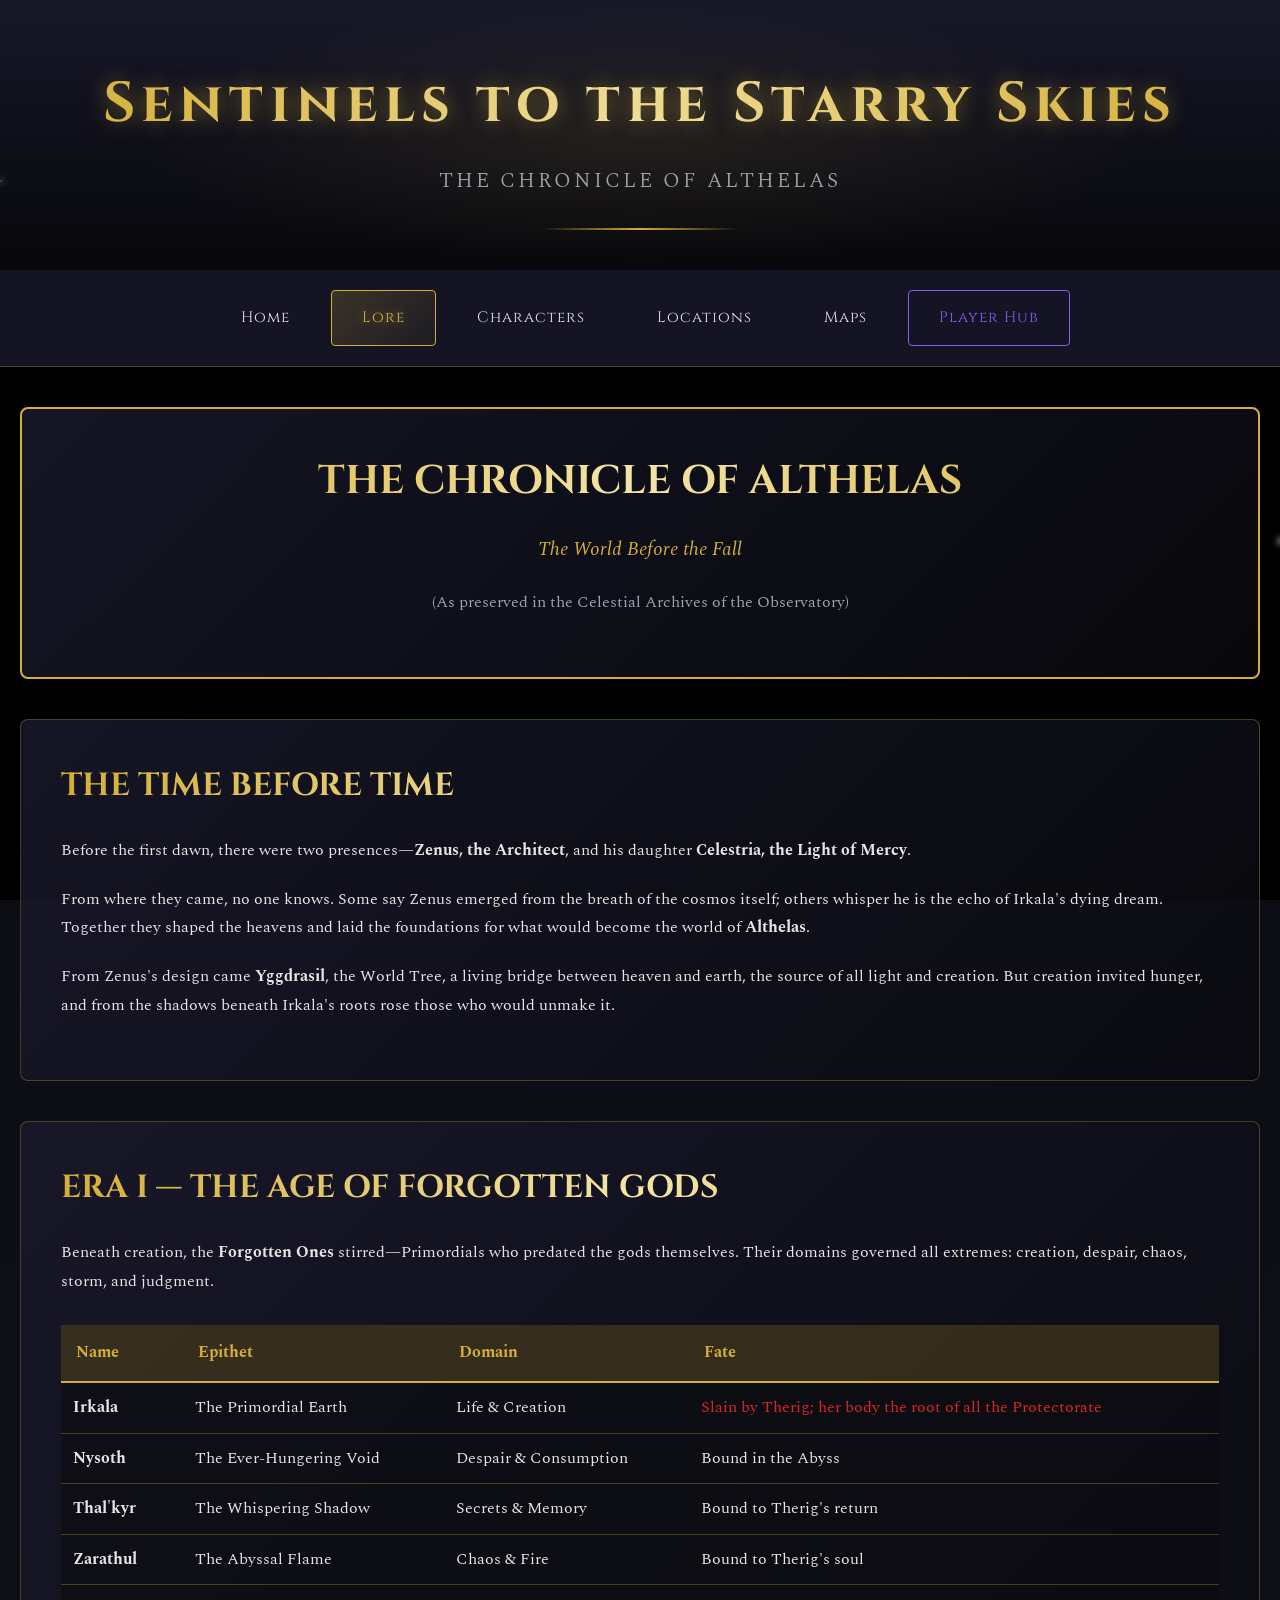
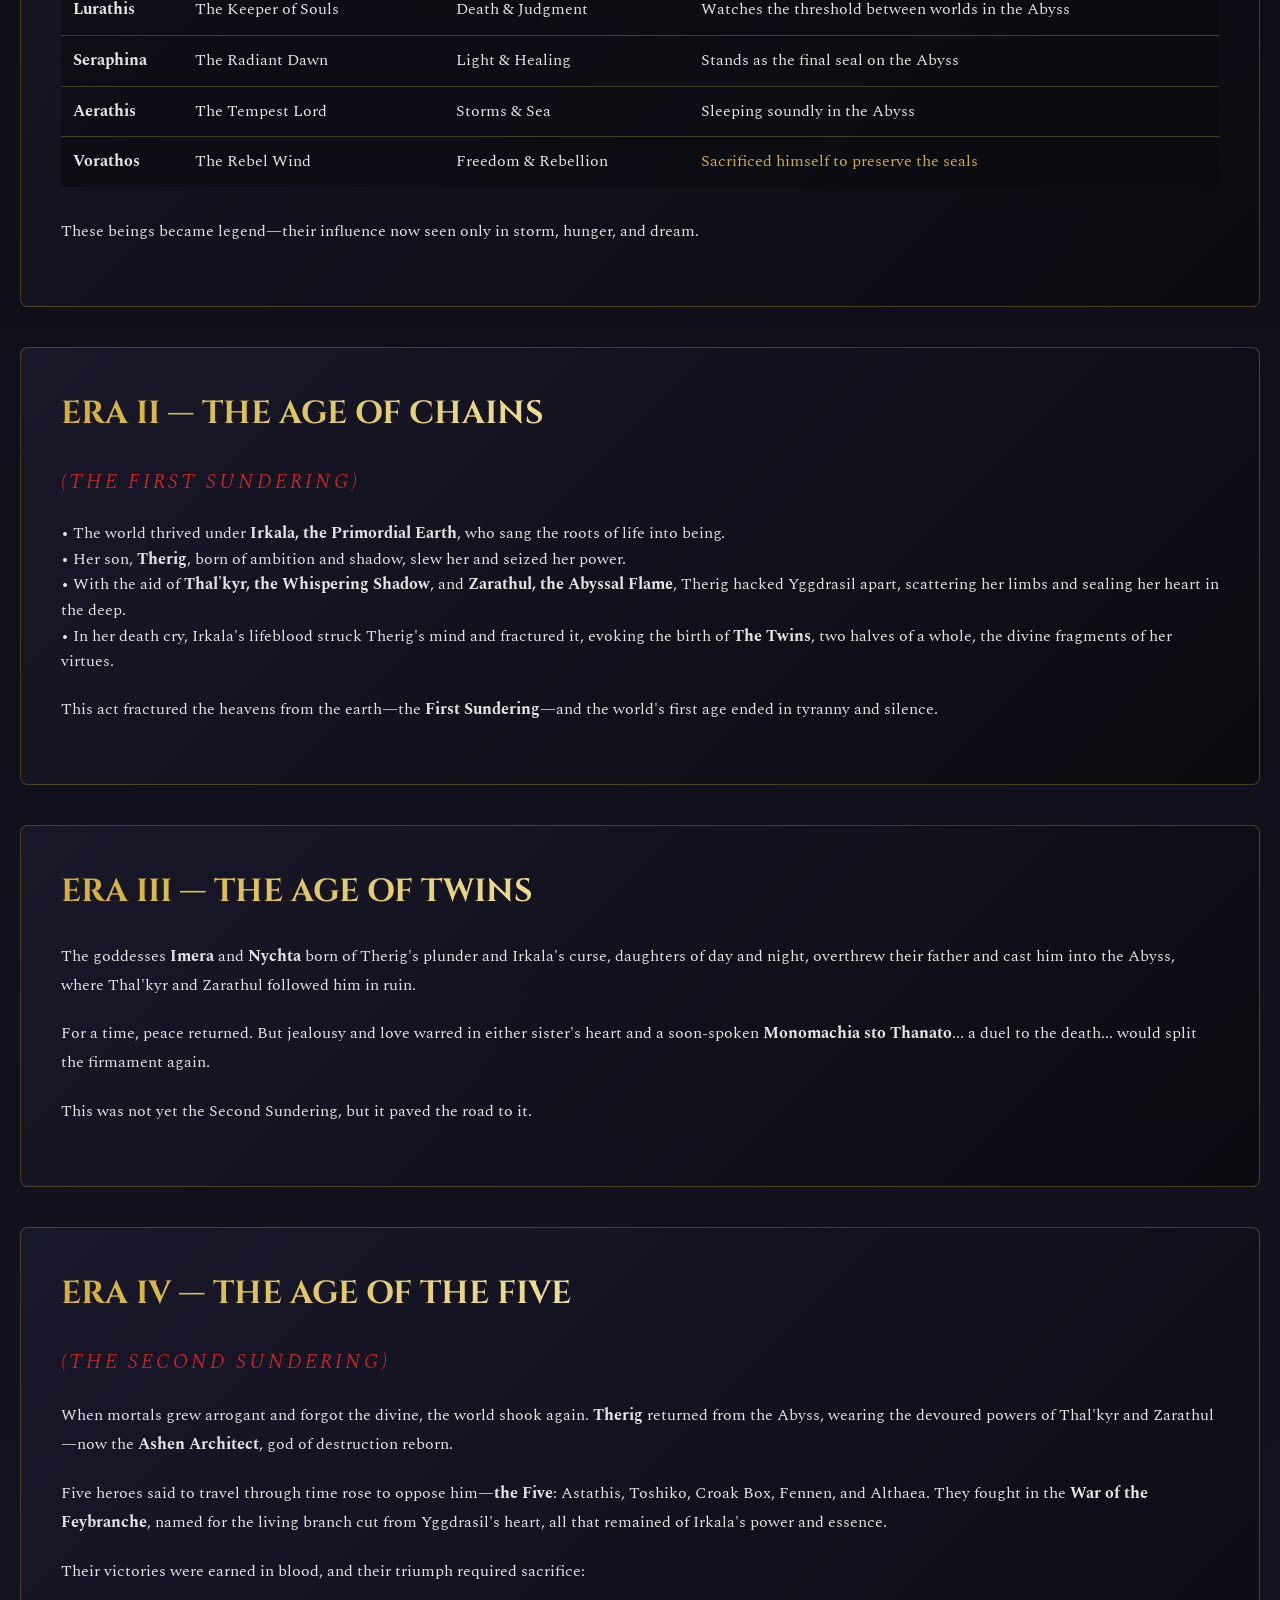
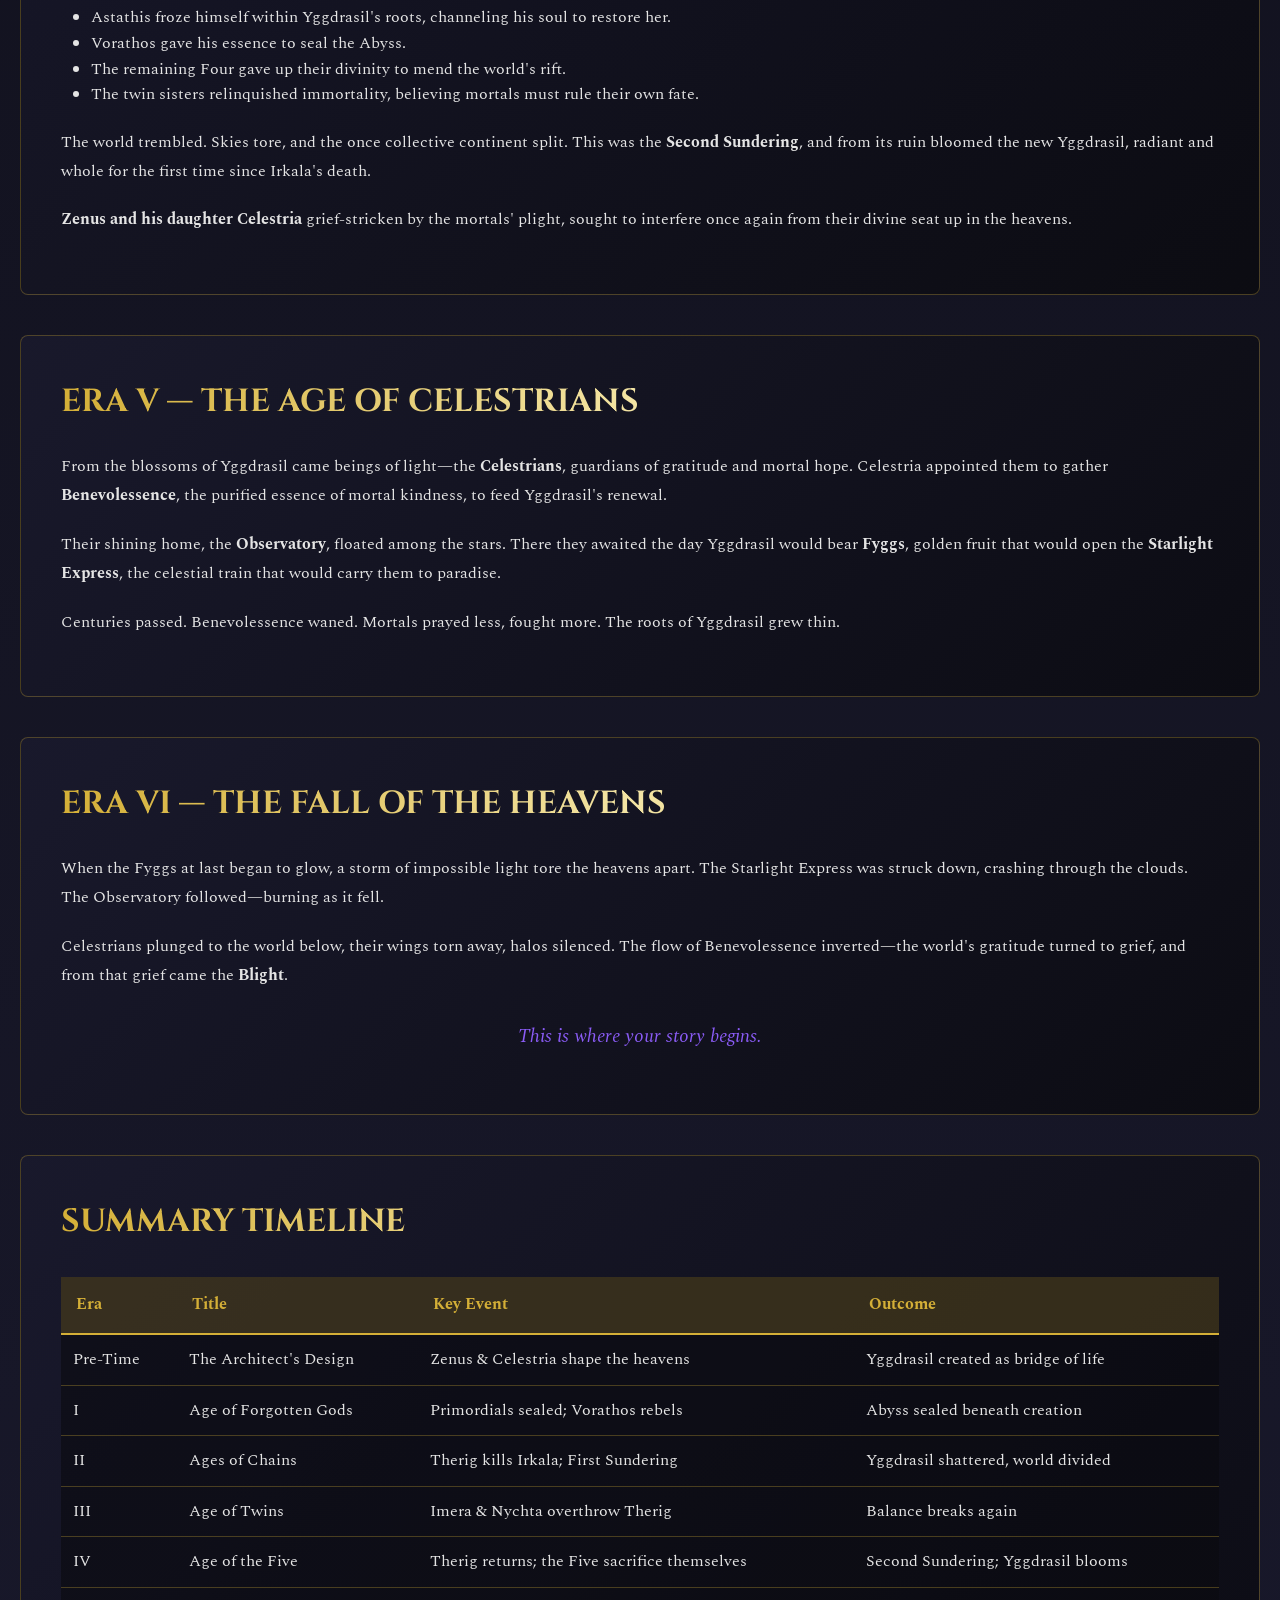
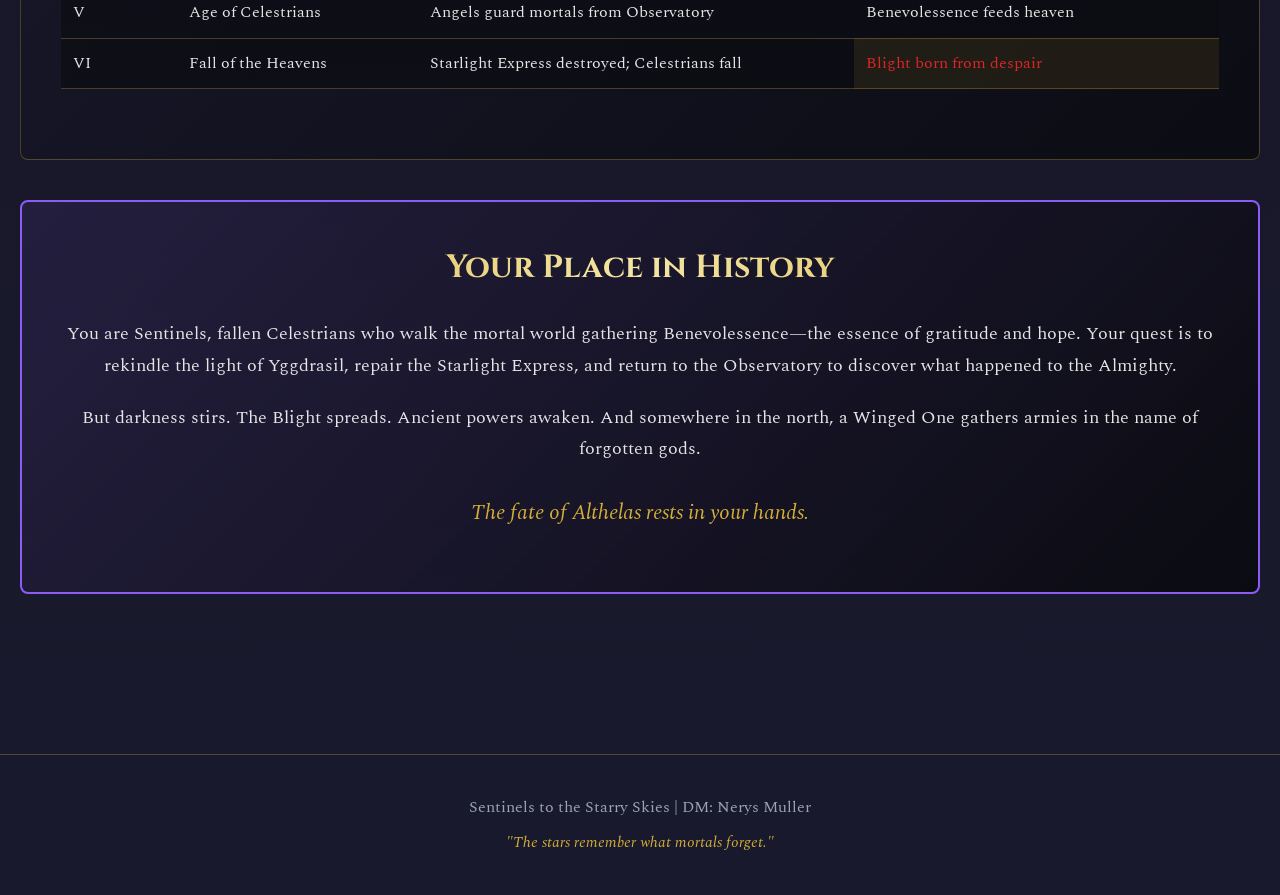
<file: lore.html>
<!DOCTYPE html>
<html lang="en">
<head>
    <meta charset="UTF-8">
    <meta name="viewport" content="width=device-width, initial-scale=1.0">
    <title>Lore - The Protectorate</title>
    <link rel="stylesheet" href="styles.css">
    <link href="https://fonts.googleapis.com/css2?family=Cinzel:wght@400;600;700&family=Spectral:wght@300;400;600&display=swap" rel="stylesheet">
</head>
<body>
    <div class="stars"></div>
    <div class="twinkling"></div>
    <div class="shooting-stars"></div>
    <div class="page-transition" id="pageTransition"></div>
    
    <header class="main-header">
        <div class="header-glow"></div>
        <h1 class="title-main">Sentinels to the Starry Skies</h1>
        <p class="subtitle">The Chronicle of Althelas</p>
        <div class="divider"></div>
    </header>

    <nav class="main-nav">
        <a href="home.html" class="nav-link">
            <span class="nav-icon"></span>
            <span>Home</span>
        </a>
        <a href="lore.html" class="nav-link active">
            <span class="nav-icon"></span>
            <span>Lore</span>
        </a>
        <a href="characters.html" class="nav-link">
            <span class="nav-icon"></span>
            <span>Characters</span>
        </a>
        <a href="locations.html" class="nav-link">
            <span class="nav-icon"></span>
            <span>Locations</span>
        </a>
        <a href="maps.html" class="nav-link">
            <span class="nav-icon"></span>
            <span>Maps</span>
        </a>
        <a href="players.html" class="nav-link special">
            <span class="nav-icon"></span>
            <span>Player Hub</span>
        </a>
    </nav>

    <main class="container">
        <section class="content-section" style="text-align: center; border: 2px solid var(--accent-gold);">
            <h2 style="font-size: 2.5rem; margin-bottom: 20px;"> THE CHRONICLE OF ALTHELAS</h2>
            <p style="font-size: 1.2rem; font-style: italic; color: var(--accent-gold);">The World Before the Fall</p>
            <p style="color: var(--text-dim); margin-top: 15px;">(As preserved in the Celestial Archives of the Observatory)</p>
        </section>

        <section class="content-section">
            <h2> THE TIME BEFORE TIME</h2>
            <p>
                Before the first dawn, there were two presences—<strong>Zenus, the Architect</strong>, and his daughter 
                <strong>Celestria, the Light of Mercy</strong>.
            </p>
            <p>
                From where they came, no one knows. Some say Zenus emerged from the breath of the cosmos itself; others 
                whisper he is the echo of Irkala's dying dream. Together they shaped the heavens and laid the foundations 
                for what would become the world of <strong>Althelas</strong>.
            </p>
            <p>
                From Zenus's design came <strong>Yggdrasil</strong>, the World Tree, a living bridge between heaven and earth, 
                the source of all light and creation. But creation invited hunger, and from the shadows beneath Irkala's roots 
                rose those who would unmake it.
            </p>
        </section>

          <section class="content-section">
            <h2> ERA I — THE AGE OF FORGOTTEN GODS</h2>
            <p>
                Beneath creation, the <strong>Forgotten Ones</strong> stirred—Primordials who predated the gods themselves. 
                Their domains governed all extremes: creation, despair, chaos, storm, and judgment.
            </p>
            
            <div style="overflow-x: auto; margin: 30px 0;">
                <table style="width: 100%; border-collapse: collapse; background: rgba(10,10,15,0.6);">
                    <thead>
                        <tr style="background: rgba(212, 175, 55, 0.2); border-bottom: 2px solid var(--accent-gold);">
                            <th style="padding: 15px; text-align: left; color: var(--accent-gold);">Name</th>
                            <th style="padding: 15px; text-align: left; color: var(--accent-gold);">Epithet</th>
                            <th style="padding: 15px; text-align: left; color: var(--accent-gold);">Domain</th>
                            <th style="padding: 15px; text-align: left; color: var(--accent-gold);">Fate</th>
                        </tr>
                    </thead>
                    <tbody style="color: var(--text-light);">
                        <tr style="border-bottom: 1px solid var(--border-glow);">
                            <td style="padding: 12px;"><strong>Irkala</strong></td>
                            <td style="padding: 12px;">The Primordial Earth</td>
                            <td style="padding: 12px;">Life & Creation</td>
                            <td style="padding: 12px; color: var(--accent-red);">Slain by Therig; her body the root of all the Protectorate</td>
                        </tr>
                        <tr style="border-bottom: 1px solid var(--border-glow);">
                            <td style="padding: 12px;"><strong>Nysoth</strong></td>
                            <td style="padding: 12px;">The Ever-Hungering Void</td>
                            <td style="padding: 12px;">Despair & Consumption</td>
                            <td style="padding: 12px;">Bound in the Abyss</td>
                        </tr>
                        <tr style="border-bottom: 1px solid var(--border-glow);">
                            <td style="padding: 12px;"><strong>Thal'kyr</strong></td>
                            <td style="padding: 12px;">The Whispering Shadow</td>
                            <td style="padding: 12px;">Secrets & Memory</td>
                            <td style="padding: 12px;">Bound to Therig's return</td>
                        </tr>
                        <tr style="border-bottom: 1px solid var(--border-glow);">
                            <td style="padding: 12px;"><strong>Zarathul</strong></td>
                            <td style="padding: 12px;">The Abyssal Flame</td>
                            <td style="padding: 12px;">Chaos & Fire</td>
                            <td style="padding: 12px;">Bound to Therig's soul</td>
                        </tr>
                        <tr style="border-bottom: 1px solid var(--border-glow);">
                            <td style="padding: 12px;"><strong>Lurathis</strong></td>
                            <td style="padding: 12px;">The Keeper of Souls</td>
                            <td style="padding: 12px;">Death & Judgment</td>
                            <td style="padding: 12px;">Watches the threshold between worlds in the Abyss</td>
                        </tr>
                        <tr style="border-bottom: 1px solid var(--border-glow);">
                            <td style="padding: 12px;"><strong>Seraphina</strong></td>
                            <td style="padding: 12px;">The Radiant Dawn</td>
                            <td style="padding: 12px;">Light & Healing</td>
                            <td style="padding: 12px;">Stands as the final seal on the Abyss</td>
                        </tr>
                        <tr style="border-bottom: 1px solid var(--border-glow);">
                            <td style="padding: 12px;"><strong>Aerathis</strong></td>
                            <td style="padding: 12px;">The Tempest Lord</td>
                            <td style="padding: 12px;">Storms & Sea</td>
                            <td style="padding: 12px;">Sleeping soundly in the Abyss</td>
                        </tr>
                        <tr>
                            <td style="padding: 12px;"><strong>Vorathos</strong></td>
                            <td style="padding: 12px;">The Rebel Wind</td>
                            <td style="padding: 12px;">Freedom & Rebellion</td>
                            <td style="padding: 12px; color: var(--accent-gold);">Sacrificed himself to preserve the seals</td>
                        </tr>
                    </tbody>
                </table>
            </div>
            
            <p style="margin-top: 20px;">
                These beings became legend—their influence now seen only in storm, hunger, and dream.
            </p>
        </section>

        <section class="content-section">
            <h2> ERA II — THE AGE OF CHAINS</h2>
            <p class="subtitle" style="color: var(--accent-red); font-style: italic;">(The First Sundering)</p>
            <ul style="list-style: none; padding-left: 0;">
                <li>• The world thrived under <strong>Irkala, the Primordial Earth</strong>, who sang the roots of life into being.</li>
                <li>• Her son, <strong>Therig</strong>, born of ambition and shadow, slew her and seized her power.</li>
                <li>• With the aid of <strong>Thal'kyr, the Whispering Shadow</strong>, and <strong>Zarathul, the Abyssal Flame</strong>, 
                    Therig hacked Yggdrasil apart, scattering her limbs and sealing her heart in the deep.</li>
                <li>• In her death cry, Irkala's lifeblood struck Therig's mind and fractured it, evoking the birth of <strong>The Twins</strong>,
                    two halves of a whole, the divine fragments of her virtues.</li>
            </ul>
            <p style="margin-top: 20px;">
                This act fractured the heavens from the earth—the <strong>First Sundering</strong>—and the world's first age 
                ended in tyranny and silence.
            </p>
        </section>

        <section class="content-section">
            <h2> ERA III — THE AGE OF TWINS</h2>
            <p>
                The goddesses <strong>Imera</strong> and <strong>Nychta</strong> born of Therig's plunder and Irkala's curse, 
                daughters of day and night, overthrew their father and cast him into the Abyss, where Thal'kyr and Zarathul followed him in ruin.
            </p>
            <p>
                For a time, peace returned. But jealousy and love warred in either sister's heart and a soon-spoken
                <strong>Monomachia sto Thanato</strong>... a duel to the death... would split the firmament again.
            </p>
            <p>
                This was not yet the Second Sundering, but it paved the road to it.
            </p>
        </section>


        <section class="content-section">
            <h2> ERA IV — THE AGE OF THE FIVE</h2>
            <p class="subtitle" style="color: var(--accent-red); font-style: italic;">(The Second Sundering)</p>
            <p>
                When mortals grew arrogant and forgot the divine, the world shook again. <strong>Therig</strong> returned from 
                the Abyss, wearing the devoured powers of Thal'kyr and Zarathul—now the <strong>Ashen Architect</strong>, god 
                of destruction reborn.
            </p>
            <p>
                Five heroes said to travel through time rose to oppose him—<strong>the Five</strong>: Astathis, Toshiko, Croak Box, Fennen, and Althaea. 
                They fought in the <strong>War of the Feybranche</strong>, named for the living branch cut from Yggdrasil's heart, all that remained
                of Irkala's power and essence.
            </p>
            <p>
                Their victories were earned in blood, and their triumph required sacrifice:
            </p>
            <ul style="margin-left: 30px;">
                <li>Astathis froze himself within Yggdrasil's roots, channeling his soul to restore her.</li>
                <li>Vorathos gave his essence to seal the Abyss.</li>
                <li>The remaining Four gave up their divinity to mend the world's rift.</li>
                <li>The twin sisters relinquished immortality, believing mortals must rule their own fate.</li>
            </ul>
            <p style="margin-top: 20px;">
                The world trembled. Skies tore, and the once collective continent split. This was the <strong>Second Sundering</strong>, and from its 
                ruin bloomed the new Yggdrasil, radiant and whole for the first time since Irkala's death.
            </p>
            <p style="margin-top: 20px;">
                <strong>Zenus and his daughter Celestria</strong> grief-stricken by the mortals' plight, sought to interfere once again
                from their divine seat up in the heavens.
            </p>
        </section>

        <section class="content-section">
            <h2> ERA V — THE AGE OF CELESTRIANS</h2>
            <p>
                From the blossoms of Yggdrasil came beings of light—the <strong>Celestrians</strong>, guardians of gratitude 
                and mortal hope. Celestria appointed them to gather <strong>Benevolessence</strong>, the purified essence of mortal kindness,
                to feed Yggdrasil's renewal.
            </p>
            <p>
                Their shining home, the <strong>Observatory</strong>, floated among the stars. There they awaited the day 
                Yggdrasil would bear <strong>Fyggs</strong>, golden fruit that would open the <strong>Starlight Express</strong>, 
                the celestial train that would carry them to paradise.
            </p>
            <p>
                Centuries passed. Benevolessence waned. Mortals prayed less, fought more. The roots of Yggdrasil grew thin.
            </p>
        </section>

        <section class="content-section">
            <h2> ERA VI — THE FALL OF THE HEAVENS</h2>
            <p>
                When the Fyggs at last began to glow, a storm of impossible light tore the heavens apart. The Starlight Express 
                was struck down, crashing through the clouds. The Observatory followed—burning as it fell.
            </p>
            <p>
                Celestrians plunged to the world below, their wings torn away, halos silenced. The flow of Benevolessence 
                inverted—the world's gratitude turned to grief, and from that grief came the <strong>Blight</strong>.
            </p>
            <p style="font-style: italic; color: var(--accent-purple); font-size: 1.2rem; text-align: center; margin-top: 30px;">
                This is where your story begins.
            </p>
        </section>

        <section class="content-section">
            <h2> SUMMARY TIMELINE</h2>
            <div style="overflow-x: auto; margin: 30px 0;">
                <table style="width: 100%; border-collapse: collapse; background: rgba(10,10,15,0.6);">
                    <thead>
                        <tr style="background: rgba(212, 175, 55, 0.2); border-bottom: 2px solid var(--accent-gold);">
                            <th style="padding: 15px; text-align: left; color: var(--accent-gold);">Era</th>
                            <th style="padding: 15px; text-align: left; color: var(--accent-gold);">Title</th>
                            <th style="padding: 15px; text-align: left; color: var(--accent-gold);">Key Event</th>
                            <th style="padding: 15px; text-align: left; color: var(--accent-gold);">Outcome</th>
                        </tr>
                    </thead>
                    <tbody style="color: var(--text-light);">
                        <tr style="border-bottom: 1px solid var(--border-glow);">
                            <td style="padding: 12px;">Pre-Time</td>
                            <td style="padding: 12px;">The Architect's Design</td>
                            <td style="padding: 12px;">Zenus & Celestria shape the heavens</td>
                            <td style="padding: 12px;">Yggdrasil created as bridge of life</td>
                        </tr>
                        <tr style="border-bottom: 1px solid var(--border-glow);">
                            <td style="padding: 12px;">I</td>
                            <td style="padding: 12px;">Age of Forgotten Gods</td>
                            <td style="padding: 12px;">Primordials sealed; Vorathos rebels</td>
                            <td style="padding: 12px;">Abyss sealed beneath creation</td>
                        </tr>
                        <tr style="border-bottom: 1px solid var(--border-glow);">
                            <td style="padding: 12px;">II</td>
                            <td style="padding: 12px;">Ages of Chains</td>
                            <td style="padding: 12px;">Therig kills Irkala; First Sundering</td>
                            <td style="padding: 12px;">Yggdrasil shattered, world divided</td>
                        </tr>
                        <tr style="border-bottom: 1px solid var(--border-glow);">
                            <td style="padding: 12px;">III</td>
                            <td style="padding: 12px;">Age of Twins</td>
                            <td style="padding: 12px;">Imera & Nychta overthrow Therig</td>
                            <td style="padding: 12px;">Balance breaks again</td>
                        </tr>
                        <tr style="border-bottom: 1px solid var(--border-glow);">
                            <td style="padding: 12px;">IV</td>
                            <td style="padding: 12px;">Age of the Five</td>
                            <td style="padding: 12px;">Therig returns; the Five sacrifice themselves</td>
                            <td style="padding: 12px;">Second Sundering; Yggdrasil blooms</td>
                        </tr>
                        <tr style="border-bottom: 1px solid var(--border-glow);">
                            <td style="padding: 12px;">V</td>
                            <td style="padding: 12px;">Age of Celestrians</td>
                            <td style="padding: 12px;">Angels guard mortals from Observatory</td>
                            <td style="padding: 12px;">Benevolessence feeds heaven</td>
                        </tr>
                        <tr style="border-bottom: 1px solid var(--border-glow);">
                            <td style="padding: 12px;">VI</td>
                            <td style="padding: 12px;">Fall of the Heavens</td>
                            <td style="padding: 12px;">Starlight Express destroyed; Celestrians fall</td>
                            <td style="padding: 12px; background: rgba(212, 175, 55, 0.1); color: var(--accent-red);">Blight born from despair</td>
                        </tr>
                    </tbody>
                </table>
            </div>
        </section>

        <section class="content-section" style="border: 2px solid var(--accent-purple); background: linear-gradient(135deg, rgba(139, 92, 246, 0.1), rgba(10, 10, 15, 0.9));">
            <h2 style="text-align: center; color: var(--accent-purple);"> Your Place in History </h2>
            <p style="font-size: 1.1rem; line-height: 1.8; text-align: center;">
                You are Sentinels, fallen Celestrians who walk the mortal world gathering Benevolessence—the essence of 
                gratitude and hope. Your quest is to rekindle the light of Yggdrasil, repair the Starlight Express, and 
                return to the Observatory to discover what happened to the Almighty.
            </p>
            <p style="font-size: 1.1rem; line-height: 1.8; text-align: center; margin-top: 20px;">
                But darkness stirs. The Blight spreads. Ancient powers awaken. And somewhere in the north, a Winged One 
                gathers armies in the name of forgotten gods.
            </p>
            <p style="font-size: 1.3rem; color: var(--accent-gold); font-style: italic; text-align: center; margin-top: 30px;">
                The fate of Althelas rests in your hands.
            </p>
        </section>
    </main>

    <footer class="main-footer">
        <p>Sentinels to the Starry Skies | DM: Nerys Muller</p>
        <p class="footer-quote">"The stars remember what mortals forget."</p>
    </footer>

    <script src="script.js"></script>
</body>
</html>
</file>
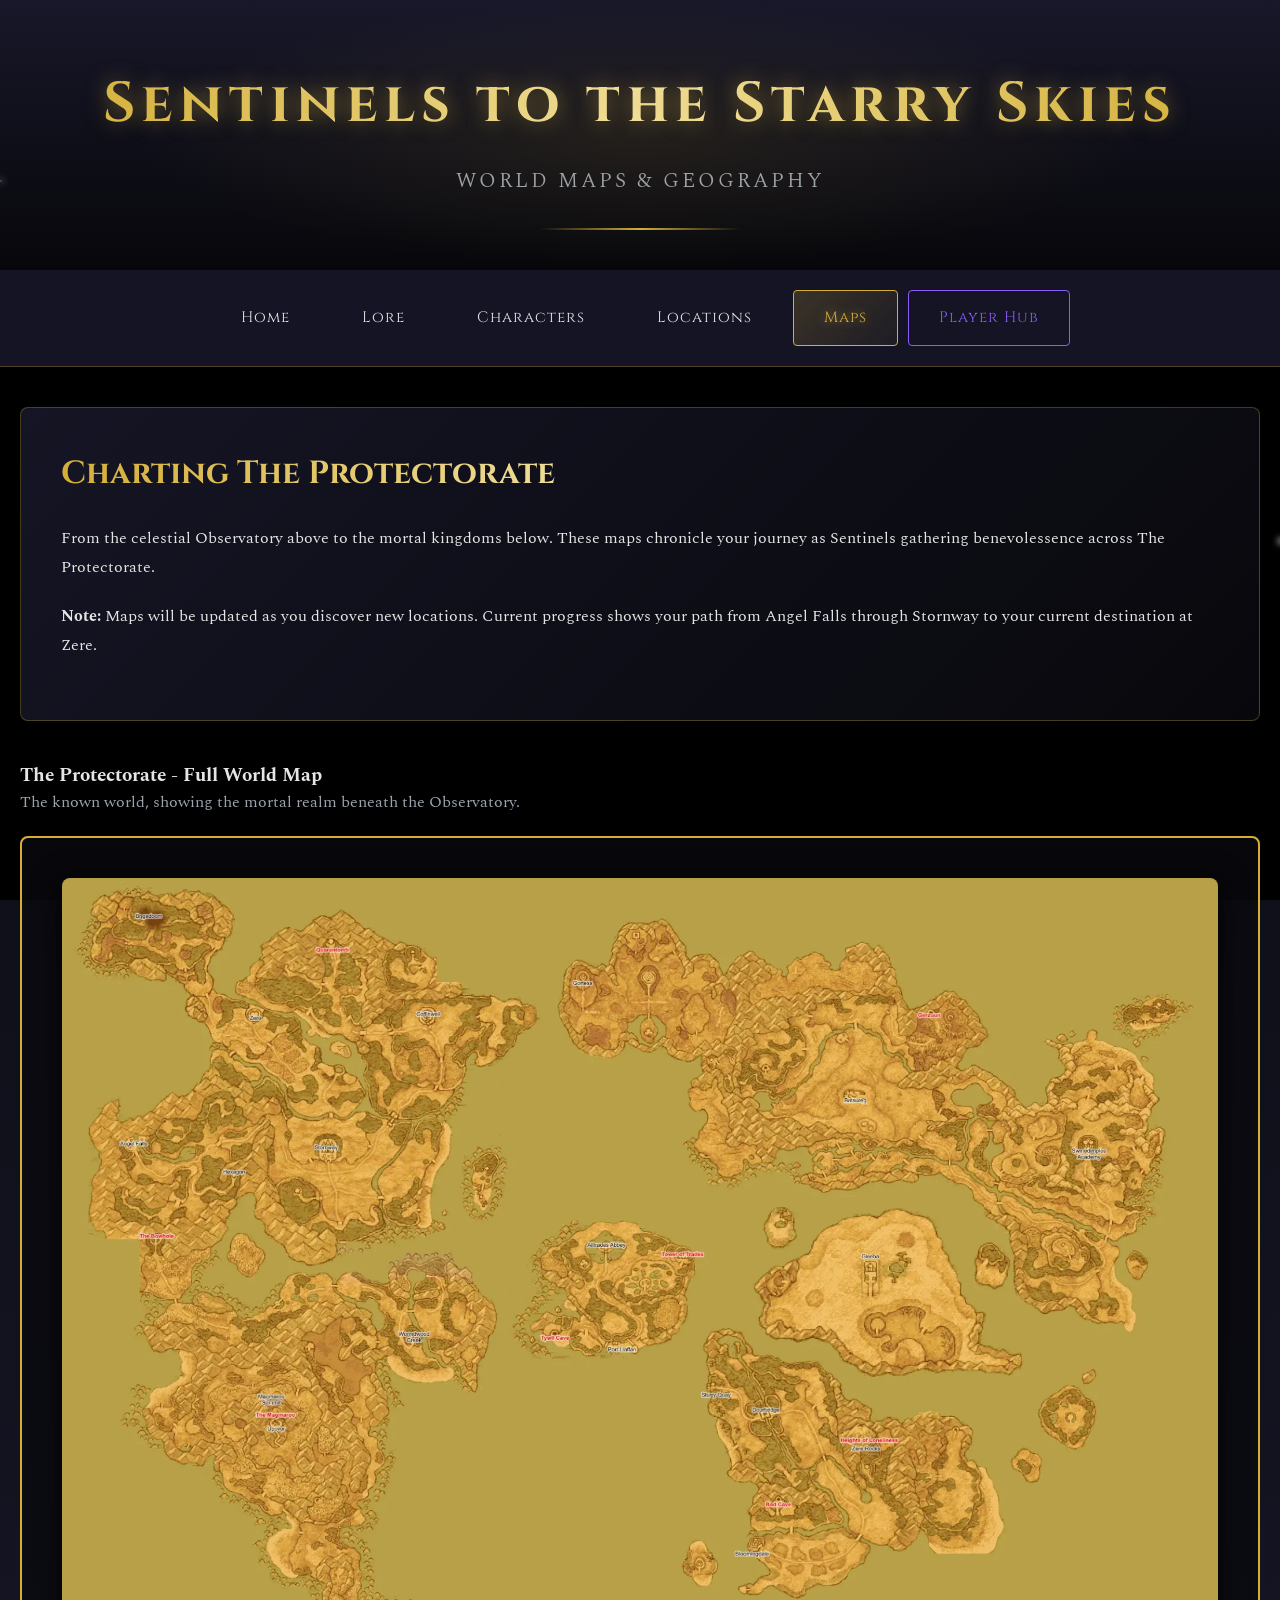
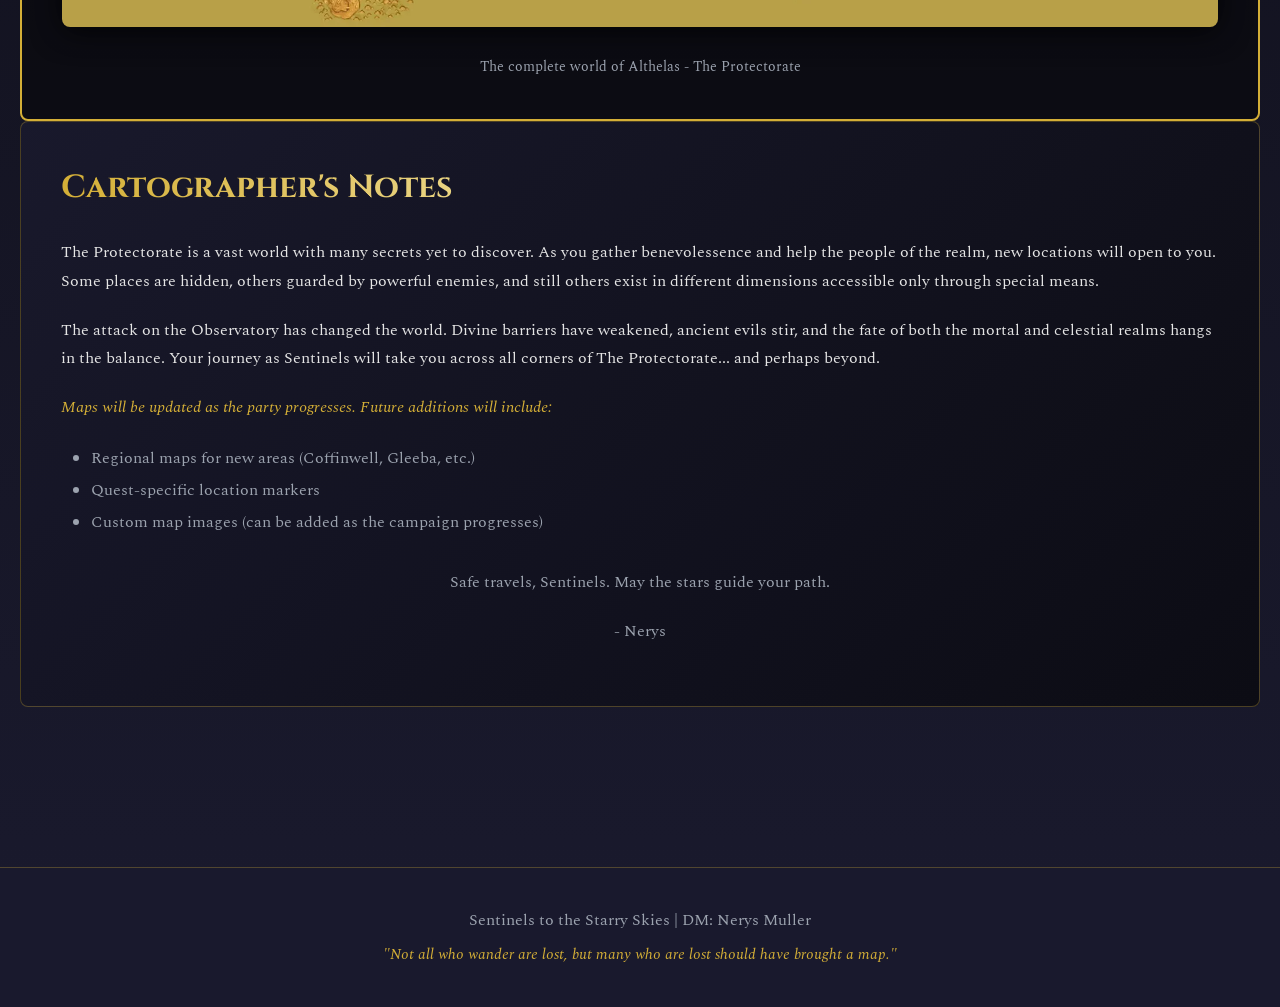
<file: maps.html>
<!DOCTYPE html>
<html lang="en">
<head>
    <meta charset="UTF-8">
    <meta name="viewport" content="width=device-width, initial-scale=1.0">
    <title>Maps - The Protectorate</title>
    <link rel="stylesheet" href="styles.css">
    <link href="https://fonts.googleapis.com/css2?family=Cinzel:wght@400;600;700&family=Spectral:wght@300;400;600&display=swap" rel="stylesheet">
</head>
<body>
    <div class="stars"></div>
    <div class="twinkling"></div>
    <div class="shooting-stars"></div>
    <div class="page-transition" id="pageTransition"></div>
    
    <header class="main-header">
        <div class="header-glow"></div>
        <h1 class="title-main">Sentinels to the Starry Skies</h1>
        <p class="subtitle">World Maps & Geography</p>
        <div class="divider"></div>
    </header>

    <nav class="main-nav">
        <a href="home.html" class="nav-link">
            <span class="nav-icon"></span>
            <span>Home</span>
        </a>
        <a href="lore.html" class="nav-link">
            <span class="nav-icon"></span>
            <span>Lore</span>
        </a>
        <a href="characters.html" class="nav-link">
            <span class="nav-icon"></span>
            <span>Characters</span>
        </a>
        <a href="locations.html" class="nav-link">
            <span class="nav-icon"></span>
            <span>Locations</span>
        </a>
        <a href="maps.html" class="nav-link active">
            <span class="nav-icon"></span>
            <span>Maps</span>
        </a>
        <a href="players.html" class="nav-link special">
            <span class="nav-icon"></span>
            <span>Player Hub</span>
        </a>
    </nav>

    <main class="container">
        <section class="content-section">
            <h2>Charting The Protectorate</h2>
            <p>
                From the celestial Observatory above to the mortal kingdoms below. These maps chronicle your journey as Sentinels
                gathering benevolessence across The Protectorate.
            </p>
            <p>
                <strong>Note:</strong> Maps will be updated as you discover new locations. Current progress shows your path 
                from Angel Falls through Stornway to your current destination at Zere.
            </p>
        </section>

        <div class="map-container">
            <h3>The Protectorate - Full World Map</h3>
            <p style="color: var(--text-dim); margin-bottom: 20px;">
                The known world, showing the mortal realm beneath the Observatory.
            </p>
            
            <!-- World Map Image Container -->
            <div style="background: rgba(10,10,15,0.8); padding: 40px; border: 2px solid var(--accent-gold); border-radius: 8px;">
                <img src="overworld_with_labels.webp" alt="The Protectorate World Map" class="map-image" style="width: 100%; height: auto; border-radius: 8px; box-shadow: 0 4px 30px rgba(0,0,0,0.8);">
                <p style="color: var(--text-dim); text-align: center; margin-top: 20px; font-size: 0.9rem;">
                    The complete world of Althelas - The Protectorate
                </p>
            </div>
        
        <section class="content-section">
            <h2>Cartographer's Notes</h2>
            <p>
                The Protectorate is a vast world with many secrets yet to discover. As you gather benevolessence and help 
                the people of the realm, new locations will open to you. Some places are hidden, others guarded by powerful 
                enemies, and still others exist in different dimensions accessible only through special means.
            </p>
            <p>
                The attack on the Observatory has changed the world. Divine barriers have weakened, ancient 
                evils stir, and the fate of both the mortal and celestial realms hangs in the balance. Your journey as 
                Sentinels will take you across all corners of The Protectorate... and perhaps beyond.
            </p>
            <p style="font-style: italic; color: var(--accent-gold);">
                Maps will be updated as the party progresses. Future additions will include:
            </p>
            <ul style="color: var(--text-dim); margin-left: 30px; margin-top: 15px; line-height: 2;">
                <li>Regional maps for new areas (Coffinwell, Gleeba, etc.)</li>
                <li>Quest-specific location markers</li>
                <li>Custom map images (can be added as the campaign progresses)</li>
            </ul>
            <p style="text-align: center; margin-top: 30px; color: var(--text-dim);">
                Safe travels, Sentinels. May the stars guide your path.
            </p>
            <p style="text-align: center; margin-top: 10px; color: var(--text-dim);">
                - Nerys
            </p>
        </section>
    </main>

    <footer class="main-footer">
        <p>Sentinels to the Starry Skies | DM: Nerys Muller</p>
        <p class="footer-quote">"Not all who wander are lost, but many who are lost should have brought a map."</p>
    </footer>

    <script src="script.js"></script>
</body>
</html>
</file>
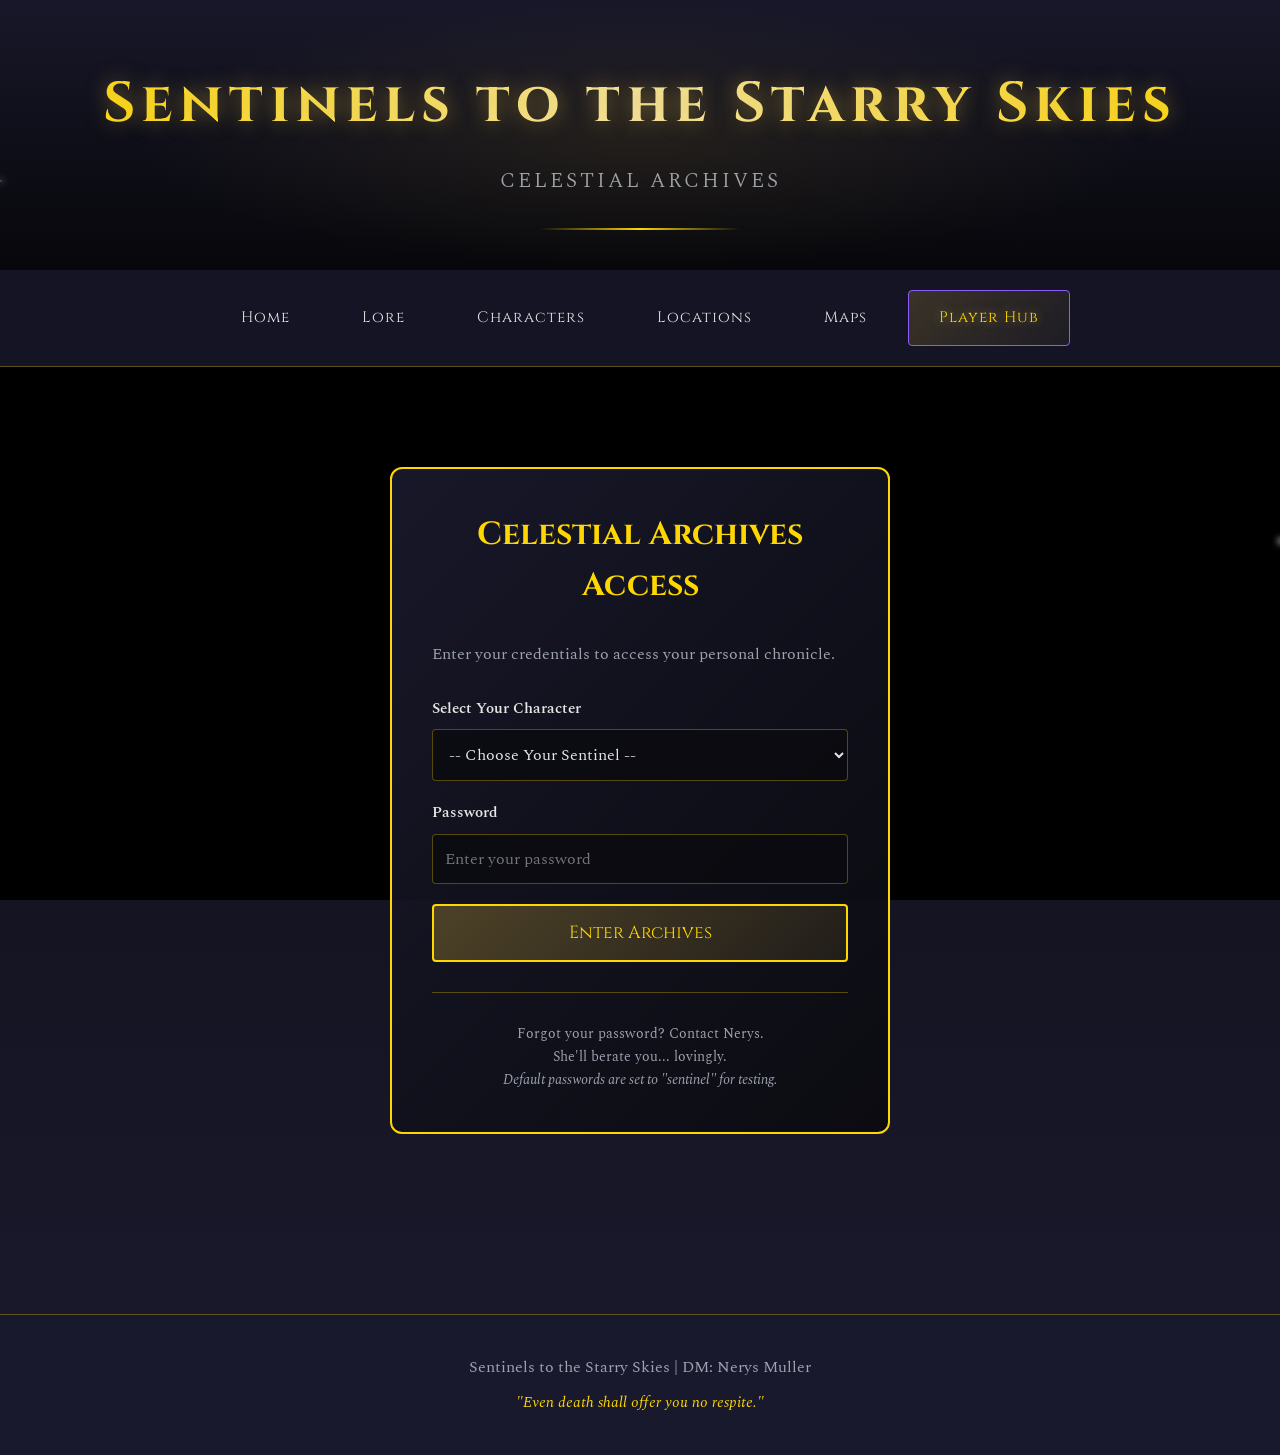
<file: players.html>
<!DOCTYPE html>
<html lang="en">
<head>
    <meta charset="UTF-8">
    <meta name="viewport" content="width=device-width, initial-scale=1.0">
    <title>Player Hub - Sentinels to the Starry Skies</title>
    <link rel="stylesheet" href="styles.css">
    <link href="https://fonts.googleapis.com/css2?family=Cinzel:wght@400;600;700&family=Spectral:wght@300;400;600&display=swap" rel="stylesheet">
</head>
<body data-theme="default">
    <div class="stars"></div>
    <div class="twinkling"></div>
    <div class="shooting-stars"></div>
    <div class="page-transition" id="pageTransition"></div>
    
    <header class="main-header">
        <div class="header-glow"></div>
        <h1 class="title-main">Sentinels to the Starry Skies</h1>
        <p class="subtitle">Celestial Archives</p>
        <div class="divider"></div>
    </header>

    <nav class="main-nav">
        <a href="home.html" class="nav-link">
            <span>Home</span>
        </a>
        <a href="lore.html" class="nav-link">
            <span>Lore</span>
        </a>
        <a href="characters.html" class="nav-link">
            <span>Characters</span>
        </a>
        <a href="locations.html" class="nav-link">
            <span>Locations</span>
        </a>
        <a href="maps.html" class="nav-link">
            <span>Maps</span>
        </a>
        <a href="players.html" class="nav-link special active">
            <span>Player Hub</span>
        </a>
    </nav>

    <main class="container">
        <!-- Login Form -->
        <div id="loginSection" class="login-container">
            <h2>Celestial Archives Access</h2>
            <p style="color: var(--text-dim); margin-bottom: 30px;">
                Enter your credentials to access your personal chronicle.
            </p>
            
            <form class="login-form" id="loginForm">
                <div class="form-group">
                    <label for="playerSelect">Select Your Character</label>
                    <select id="playerSelect" required>
                        <option value="">-- Choose Your Sentinel --</option>
                        <option value="player1">Althaea Liadon</option>
                        <option value="player2">Artyom Tonare</option>
                        <option value="player3">Kova Liadon</option>
                        <option value="player4">Trevor Adrieth</option>
                        <option value="player5">Astathis Reaver</option>
                    </select>
                </div>
                
                <div class="form-group">
                    <label for="password">Password</label>
                    <input type="password" id="password" placeholder="Enter your password" required>
                </div>
                
                <button type="submit" class="login-button">Enter Archives</button>
                <p class="error-message" id="errorMessage" style="display: none;"></p>
            </form>
            
            <div style="margin-top: 30px; padding-top: 30px; border-top: 1px solid var(--border-glow); text-align: center;">
                <p style="color: var(--text-dim); font-size: 0.9rem;">
                    Forgot your password? Contact Nerys.<br>
                    She'll berate you... lovingly.<br>
                    <em>Default passwords are set to "sentinel" for testing.</em>
                </p>
            </div>
        </div>

        <!-- Player Dashboard (Hidden by default) -->
        <div id="playerDashboard" class="player-dashboard">
            <div class="dashboard-header">
                <h2 id="playerName">Welcome, Sentinel</h2>
                <p class="player-class" id="playerClass">Class & Level</p>
                <button class="logout-button" id="logoutBtn">Logout</button>
            </div>

            <div class="dashboard-grid">
                <!-- Theme Selector -->
                <div class="dashboard-section theme-selector-section" style="grid-column: span 2;">
                    <h3>Customize Your Theme</h3>
                    <div class="theme-options">
                        <button class="theme-btn active" data-theme="default">Gold</button>
                        <button class="theme-btn" data-theme="crimson">Crimson</button>
                        <button class="theme-btn" data-theme="emerald">Emerald</button>
                        <button class="theme-btn" data-theme="sapphire">Sapphire</button>
                        <button class="theme-btn" data-theme="amethyst">Amethyst</button>
                        <button class="theme-btn" data-theme="silver">Silver</button>
                        <button class="theme-btn" data-theme="amber">Amber</button>
                        <button class="theme-btn" data-theme="rose">Rose</button>
                    </div>
                </div>

                <!-- Character Sheet Display -->
                <div class="dashboard-section" style="grid-column: span 2;">
                    <h3>Character Sheet</h3>
                    
                    <div class="character-sheet-container">
                        <div class="stat-grid">
                            <div class="stat-card large-card">
                                <h4>Character Info</h4>
                                <div class="stat-info">
                                    <p><strong>Name:</strong> <span id="charName">Loading...</span></p>
                                    <p><strong>Race:</strong> <span id="charRace">-</span></p>
                                    <p><strong>Class:</strong> <span id="charClass">-</span></p>
                                    <p><strong>Level:</strong> <span id="charLevel">-</span></p>
                                    <p><strong>Background:</strong> <span id="charBackground">-</span></p>
                                </div>
                            </div>

                            <div class="stat-card hp-card">
                                <h4>Hit Points</h4>
                                <div class="hp-display">
                                    <div class="hp-current" id="currentHP">--</div>
                                    <div class="hp-max">/ <span id="maxHP">--</span></div>
                                </div>
                                <div class="hp-temp">
                                    <label>Temp HP:</label>
                                    <input type="number" id="tempHP" value="0" min="0">
                                </div>
                            </div>

                            <div class="stat-card ac-card">
                                <h4>Armor Class</h4>
                                <div class="ac-display" id="armorClass">--</div>
                            </div>

                            <div class="stat-card ability-scores">
                                <h4>Ability Scores</h4>
                                <div class="abilities-grid">
                                    <div class="ability">
                                        <div class="ability-name">STR</div>
                                        <div class="ability-score" id="strScore">10</div>
                                        <div class="ability-mod" id="strMod">+0</div>
                                    </div>
                                    <div class="ability">
                                        <div class="ability-name">DEX</div>
                                        <div class="ability-score" id="dexScore">10</div>
                                        <div class="ability-mod" id="dexMod">+0</div>
                                    </div>
                                    <div class="ability">
                                        <div class="ability-name">CON</div>
                                        <div class="ability-score" id="conScore">10</div>
                                        <div class="ability-mod" id="conMod">+0</div>
                                    </div>
                                    <div class="ability">
                                        <div class="ability-name">INT</div>
                                        <div class="ability-score" id="intScore">10</div>
                                        <div class="ability-mod" id="intMod">+0</div>
                                    </div>
                                    <div class="ability">
                                        <div class="ability-name">WIS</div>
                                        <div class="ability-score" id="wisScore">10</div>
                                        <div class="ability-mod" id="wisMod">+0</div>
                                    </div>
                                    <div class="ability">
                                        <div class="ability-name">CHA</div>
                                        <div class="ability-score" id="chaScore">10</div>
                                        <div class="ability-mod" id="chaMod">+0</div>
                                    </div>
                                </div>
                            </div>

                            <div class="stat-card attacks-card">
                                <h4>Attacks</h4>
                                <div id="attacksList" class="attacks-list"></div>
                            </div>

                            <div class="stat-card proficiencies-card">
                                <h4>Proficiencies</h4>
                                <div id="proficienciesList" class="proficiencies-list"></div>
                            </div>
                        </div>

                        <div style="text-align: center; margin-top: 20px; padding-top: 20px; border-top: 1px solid var(--border-glow);">
                            <a href="#" id="dndBeyondLink" class="card-button" target="_blank">
                                View Full Sheet on D&D Beyond
                            </a>
                            <p style="color: var(--text-dim); font-size: 0.85rem; margin-top: 10px;">
                                Character data syncs from D&D Beyond
                            </p>
                        </div>
                    </div>
                </div>

                <!-- Dice Roller -->
                <div class="dashboard-section dice-roller-section">
                    <h3>Dice Roller</h3>
                    <div class="dice-roller">
                        <div class="dice-buttons">
                            <button class="dice-btn" data-dice="d4">d4</button>
                            <button class="dice-btn" data-dice="d6">d6</button>
                            <button class="dice-btn" data-dice="d8">d8</button>
                            <button class="dice-btn" data-dice="d10">d10</button>
                            <button class="dice-btn" data-dice="d12">d12</button>
                            <button class="dice-btn" data-dice="d20">d20</button>
                            <button class="dice-btn" data-dice="d100">d100</button>
                        </div>
                        
                        <div class="dice-modifiers">
                            <label for="diceCount">Number of Dice:</label>
                            <input type="number" id="diceCount" value="1" min="1" max="10">
                            
                            <label for="diceModifier">Modifier:</label>
                            <input type="number" id="diceModifier" value="0" min="-99" max="99">
                        </div>

                        <div class="dice-result-display" id="diceResultDisplay">
                            <div class="result-label">Result</div>
                            <div class="result-value" id="resultValue">--</div>
                            <div class="result-breakdown" id="resultBreakdown"></div>
                        </div>

                        <div class="dice-history" id="diceHistory">
                            <h4>Recent Rolls</h4>
                            <div id="historyList"></div>
                        </div>
                    </div>
                </div>

                <!-- Session Notes -->
                <div class="dashboard-section" id="sessionNotesSection">
                    <h3>Session Notes</h3>
                </div>

                <!-- Inventory Tracker -->
                <div class="dashboard-section" id="inventoryNotesSection">
                    <h3>Important Items</h3>
                </div>

                <!-- Relationships & Factions -->
                <div class="dashboard-section" id="relationshipNotesSection">
                    <h3>Relationships</h3>
                </div>

                <!-- Party Information -->
                <div class="dashboard-section">
                    <h3>Your Party</h3>
                    <div style="color: var(--text-light); line-height: 1.8;">
                        <p style="color: var(--text-dim); margin-bottom: 15px;">
                            Fellow Sentinels:
                        </p>
                        <div id="partyList" style="display: flex; flex-direction: column; gap: 10px;"></div>
                    </div>
                </div>

                <!-- Theories & Mysteries -->
                <div class="dashboard-section" id="theoriesNotesSection" style="grid-column: span 2;">
                    <h3>Theories & Mysteries</h3>
                </div>
            </div>

            <div style="text-align: center; margin-top: 40px; padding-top: 30px; border-top: 1px solid var(--border-glow);">
                <p style="color: var(--text-dim); font-size: 0.9rem;">
                    All notes are saved locally in your browser's storage. Make sure to backup important information!
                </p>
            </div>
        </div>
    </main>

    <footer class="main-footer">
        <p>Sentinels to the Starry Skies | DM: Nerys Muller</p>
        <p class="footer-quote">"Even death shall offer you no respite."</p>
    </footer>

    <script src="player-script.js"></script>
</body>
</html>
</file>
<file: styles.css>
/* Root Variables */
:root {
    --primary-dark: #0a0a0f;
    --secondary-dark: #1a1a2e;
    --accent-gold: #d4af37;
    --accent-blue: #4a90e2;
    --accent-purple: #8b5cf6;
    --accent-red: #dc2626;
    --text-light: #e5e5e5;
    --text-dim: #9ca3af;
    --border-glow: rgba(212, 175, 55, 0.3);
    --sky-color-1: #0a0a0f;
    --sky-color-2: #1a1a2e;
    --theme-accent-1: #d4af37;
    --theme-accent-2: #b8941e;
}

/* Theme Sky Colors & Accent Colors - Changes EVERYTHING based on theme */
body[data-theme="default"] {
    --sky-color-1: #0a0a0f;
    --sky-color-2: #1a1a2e;
    --theme-accent-1: #ffd700;
    --theme-accent-2: #d4af37;
    --border-glow: rgba(255, 215, 0, 0.3);
    --accent-gold: #ffd700;
}

body[data-theme="crimson"] {
    --sky-color-1: #1a0505;
    --sky-color-2: #2e0a0a;
    --theme-accent-1: #ff1744;
    --theme-accent-2: #c62828;
    --border-glow: rgba(255, 23, 68, 0.3);
    --accent-gold: #ff1744;
}

body[data-theme="emerald"] {
    --sky-color-1: #051a0a;
    --sky-color-2: #0a2e15;
    --theme-accent-1: #00e676;
    --theme-accent-2: #00c853;
    --border-glow: rgba(0, 230, 118, 0.3);
    --accent-gold: #00e676;
}

body[data-theme="sapphire"] {
    --sky-color-1: #050a1a;
    --sky-color-2: #0a152e;
    --theme-accent-1: #2979ff;
    --theme-accent-2: #1565c0;
    --border-glow: rgba(41, 121, 255, 0.3);
    --accent-gold: #2979ff;
}

body[data-theme="amethyst"] {
    --sky-color-1: #0f051a;
    --sky-color-2: #1a0a2e;
    --theme-accent-1: #d500f9;
    --theme-accent-2: #9c27b0;
    --border-glow: rgba(213, 0, 249, 0.3);
    --accent-gold: #d500f9;
}

body[data-theme="silver"] {
    --sky-color-1: #0f0f14;
    --sky-color-2: #1a1a23;
    --theme-accent-1: #e0e0e0;
    --theme-accent-2: #9e9e9e;
    --border-glow: rgba(224, 224, 224, 0.3);
    --accent-gold: #e0e0e0;
}

body[data-theme="amber"] {
    --sky-color-1: #1a0f05;
    --sky-color-2: #2e1a0a;
    --theme-accent-1: #ffab00;
    --theme-accent-2: #ff6f00;
    --border-glow: rgba(255, 171, 0, 0.3);
    --accent-gold: #ffab00;
}

body[data-theme="rose"] {
    --sky-color-1: #1a050f;
    --sky-color-2: #2e0a1a;
    --theme-accent-1: #ff4081;
    --theme-accent-2: #f50057;
    --border-glow: rgba(255, 64, 129, 0.3);
    --accent-gold: #ff4081;
}
    --sky-color-2: #2e1a0a;
    --theme-accent-1: #ffab00;
    --theme-accent-2: #ff6f00;
}

body[data-theme="rose"] {
    --sky-color-1: #1a050f;
    --sky-color-2: #2e0a1a;
    --theme-accent-1: #ff4081;
    --theme-accent-2: #f50057;
}

/* Global Styles */
* {
    margin: 0;
    padding: 0;
    box-sizing: border-box;
}

body {
    font-family: 'Spectral', serif;
    background: linear-gradient(180deg, var(--sky-color-1) 0%, var(--sky-color-2) 100%);
    color: var(--text-light);
    line-height: 1.6;
    min-height: 100vh;
    position: relative;
    overflow-x: hidden;
    transition: background 0.8s ease;
}

/* Twinkling Stars Background */
.stars, .twinkling {
    position: fixed;
    top: 0;
    left: 0;
    right: 0;
    bottom: 0;
    width: 100%;
    height: 100%;
    display: block;
    pointer-events: none;
    z-index: 0;
}

.stars {
    background: #000 url('https://i.imgur.com/YKY28eT.png') repeat top center;
    z-index: 0;
}

.twinkling {
    background: transparent url('https://i.imgur.com/XYMF4ca.png') repeat top center;
    z-index: 1;
    animation: move-twink-back 200s linear infinite;
}

@keyframes move-twink-back {
    from { background-position: 0 0; }
    to { background-position: -10000px 5000px; }
}

/* Shooting Stars Layer */
.shooting-stars {
    position: fixed;
    top: 0;
    left: 0;
    width: 100%;
    height: 100%;
    pointer-events: none;
    z-index: 2;
}

.shooting-stars::before,
.shooting-stars::after {
    content: '';
    position: absolute;
    width: 2px;
    height: 2px;
    background: #fff;
    border-radius: 50%;
    box-shadow: 0 0 6px 2px rgba(255, 255, 255, 0.8);
    animation: shooting-star 8s linear infinite;
}

.shooting-stars::before {
    top: 20%;
    left: 0;
    animation-delay: 2s;
}

.shooting-stars::after {
    top: 60%;
    left: 100%;
    animation-delay: 5s;
}

@keyframes shooting-star {
    0% {
        transform: translate(0, 0);
        opacity: 1;
    }
    70% {
        opacity: 1;
    }
    100% {
        transform: translate(-1000px, 500px);
        opacity: 0;
    }
}

/* Celestial Page Transition - Full Page Sweep */
.page-transition {
    position: fixed;
    top: 0;
    left: 0;
    width: 100%;
    height: 100%;
    pointer-events: none;
    z-index: 99999;
    opacity: 0;
    transition: opacity 0.4s ease;
    background: radial-gradient(ellipse at center, rgba(212, 175, 55, 0.15) 0%, rgba(10, 10, 15, 0.98) 60%);
}

.page-transition.active {
    opacity: 1;
    pointer-events: all;
}

/* Smooth sweep beam effect */
.sweep-beam {
    position: absolute;
    top: 0;
    left: -100%;
    width: 200%;
    height: 100%;
    background: linear-gradient(90deg, 
        transparent 0%,
        rgba(212, 175, 55, 0.05) 20%,
        rgba(212, 175, 55, 0.2) 40%,
        rgba(212, 175, 55, 0.4) 50%,
        rgba(212, 175, 55, 0.2) 60%,
        rgba(212, 175, 55, 0.05) 80%,
        transparent 100%
    );
    animation: sweep 1.2s cubic-bezier(0.4, 0, 0.2, 1);
}

@keyframes sweep {
    0% {
        left: -100%;
    }
    100% {
        left: 100%;
    }
}

/* Star particles for transition */
.star-particle {
    position: absolute;
    background: radial-gradient(circle, rgba(255, 255, 255, 1), rgba(212, 175, 55, 0.9));
    border-radius: 50%;
    box-shadow: 0 0 15px rgba(212, 175, 55, 0.8);
    animation: particleFloat 1.2s ease-out forwards;
    pointer-events: none;
}

@keyframes particleFloat {
    0% {
        opacity: 0;
        transform: scale(0) translateY(0);
    }
    20% {
        opacity: 1;
        transform: scale(1) translateY(-20px);
    }
    80% {
        opacity: 1;
        transform: scale(1) translateY(-40px);
    }
    100% {
        opacity: 0;
        transform: scale(0.5) translateY(-60px);
    }
}

/* Shimmer effect for gold accents */
@keyframes shimmer {
    0% {
        background-position: -200% center;
    }
    100% {
        background-position: 200% center;
    }
}

.title-main,
.info-card h3,
.content-section h2,
.dashboard-header h2,
.stat-card h4 {
    background: linear-gradient(
        90deg,
        var(--accent-gold) 0%,
        #f4e5a5 25%,
        var(--accent-gold) 50%,
        #f4e5a5 75%,
        var(--accent-gold) 100%
    );
    background-size: 200% auto;
    -webkit-background-clip: text;
    background-clip: text;
    -webkit-text-fill-color: transparent;
    animation: shimmer 3s linear infinite;
}

/* Navigation active state - NO transparent text */
.nav-link.active {
    color: var(--accent-gold) !important;
    text-shadow: 0 0 10px rgba(212, 175, 55, 0.6);
}

/* Container */
.container {
    max-width: 1400px;
    margin: 0 auto;
    padding: 40px 20px;
    position: relative;
    z-index: 10;
}

/* Header */
.main-header {
    text-align: center;
    padding: 60px 20px 40px;
    position: relative;
    z-index: 10;
    background: linear-gradient(180deg, rgba(26, 26, 46, 0.9) 0%, rgba(10, 10, 15, 0.7) 100%);
}

.header-glow {
    position: absolute;
    top: 0;
    left: 50%;
    transform: translateX(-50%);
    width: 80%;
    height: 100%;
    background: radial-gradient(ellipse at center, rgba(212, 175, 55, 0.1) 0%, transparent 70%);
    pointer-events: none;
}

.title-main {
    font-family: 'Cinzel', serif;
    font-size: 3.5rem;
    font-weight: 700;
    letter-spacing: 6px;
    margin-bottom: 15px;
    text-shadow: 0 0 20px rgba(212, 175, 55, 0.5);
    position: relative;
    z-index: 1;
}

.subtitle {
    font-size: 1.3rem;
    color: var(--text-dim);
    letter-spacing: 3px;
    text-transform: uppercase;
    font-weight: 300;
}

.divider {
    width: 200px;
    height: 2px;
    background: linear-gradient(90deg, transparent, var(--accent-gold), transparent);
    margin: 30px auto 0;
}

/* Navigation */
.main-nav {
    display: flex;
    justify-content: center;
    gap: 10px;
    padding: 20px;
    background: rgba(26, 26, 46, 0.8);
    backdrop-filter: blur(10px);
    position: sticky;
    top: 0;
    z-index: 1000;
    border-bottom: 1px solid var(--border-glow);
}

.nav-link {
    padding: 15px 30px;
    color: var(--text-light);
    text-decoration: none;
    font-family: 'Cinzel', serif;
    font-size: 0.95rem;
    letter-spacing: 1px;
    border: 1px solid transparent;
    border-radius: 4px;
    transition: all 0.3s ease;
    position: relative;
    overflow: hidden;
}

.nav-link::before {
    content: '';
    position: absolute;
    top: 0;
    left: -100%;
    width: 100%;
    height: 100%;
    background: linear-gradient(90deg, transparent, rgba(212, 175, 55, 0.2), transparent);
    transition: left 0.5s ease;
}

.nav-link:hover::before {
    left: 100%;
}

.nav-link:hover {
    color: var(--accent-gold);
    border-color: var(--accent-gold);
    box-shadow: 0 0 15px rgba(212, 175, 55, 0.4);
    transform: translateY(-2px);
}

.nav-link.active {
    background: linear-gradient(135deg, rgba(212, 175, 55, 0.2), rgba(212, 175, 55, 0.05));
    border-color: var(--accent-gold);
}

.nav-link.special {
    border-color: var(--accent-purple);
    color: var(--accent-purple);
}

.nav-link.special:hover {
    border-color: var(--accent-purple);
    color: var(--accent-purple);
    box-shadow: 0 0 15px rgba(139, 92, 246, 0.4);
}

/* Card Hover Effects */
.info-card,
.character-card,
.location-card,
.stat-card {
    position: relative;
    overflow: hidden;
    background: linear-gradient(135deg, rgba(26, 26, 46, 0.8), rgba(10, 10, 15, 0.8));
    border: 1px solid var(--border-glow);
    border-radius: 8px;
    padding: 20px;
    transition: all 0.3s ease;
}

.info-card::before,
.character-card::before,
.location-card::before,
.stat-card::before {
    content: '';
    position: absolute;
    top: 0;
    left: -100%;
    width: 100%;
    height: 100%;
    background: linear-gradient(90deg, transparent, rgba(212, 175, 55, 0.15), transparent);
    transition: left 0.6s ease;
    z-index: 0;
}

.info-card:hover::before,
.character-card:hover::before,
.location-card:hover::before,
.stat-card:hover::before {
    left: 100%;
}

.info-card:hover,
.character-card:hover,
.location-card:hover,
.stat-card:hover {
    border-color: var(--accent-gold);
    transform: translateY(-5px);
    box-shadow: 0 8px 30px rgba(212, 175, 55, 0.3);
}

.info-card > *,
.character-card > *,
.location-card > *,
.stat-card > * {
    position: relative;
    z-index: 1;
}

/* Hero Section */
.hero-section {
    text-align: center;
    padding: 60px 40px;
    background: linear-gradient(135deg, rgba(139, 92, 246, 0.1), rgba(74, 144, 226, 0.1));
    border: 2px solid var(--accent-purple);
    border-radius: 12px;
    margin-bottom: 60px;
}

.hero-content h2 {
    font-family: 'Cinzel', serif;
    font-size: 2.5rem;
    color: var(--accent-gold);
    margin-bottom: 30px;
}

.hero-text {
    font-size: 1.2rem;
    color: var(--text-light);
    margin-bottom: 20px;
    line-height: 1.8;
}

/* Info Grid */
.info-grid {
    display: grid;
    grid-template-columns: repeat(auto-fit, minmax(280px, 1fr));
    gap: 40px;
    margin-bottom: 60px;
}

.info-card h3 {
    font-family: 'Cinzel', serif;
    font-size: 1.5rem;
    margin-bottom: 15px;
}

.info-card p {
    color: var(--text-dim);
    margin-bottom: 20px;
}

/* Buttons */
.card-button,
.access-button {
    display: inline-block;
    padding: 12px 30px;
    background: linear-gradient(135deg, rgba(212, 175, 55, 0.2), rgba(212, 175, 55, 0.05));
    border: 1px solid var(--accent-gold);
    color: var(--accent-gold);
    text-decoration: none;
    border-radius: 4px;
    font-family: 'Cinzel', serif;
    font-size: 0.95rem;
    transition: all 0.3s ease;
    cursor: pointer;
}

.card-button:hover,
.access-button:hover {
    background: var(--accent-gold);
    color: var(--primary-dark);
    transform: translateY(-2px);
    box-shadow: 0 4px 20px rgba(212, 175, 55, 0.4);
}

/* Content Sections */
.content-section {
    background: linear-gradient(135deg, rgba(26, 26, 46, 0.8), rgba(10, 10, 15, 0.8));
    border: 1px solid var(--border-glow);
    border-radius: 8px;
    padding: 40px;
    margin-bottom: 40px;
}

.content-section h2 {
    font-family: 'Cinzel', serif;
    font-size: 2rem;
    margin-bottom: 25px;
}

.content-section p {
    color: var(--text-light);
    margin-bottom: 20px;
    line-height: 1.8;
}

/* Footer */
.main-footer {
    text-align: center;
    padding: 40px 20px;
    background: rgba(26, 26, 46, 0.9);
    border-top: 1px solid var(--border-glow);
    color: var(--text-dim);
    margin-top: 80px;
    position: relative;
    z-index: 100;
}

.footer-quote {
    font-style: italic;
    color: var(--accent-gold);
    margin-top: 10px;
    font-size: 0.95rem;
}

/* Location Cards */
.location-card {
    margin-bottom: 30px;
}

.location-card h3 {
    font-family: 'Cinzel', serif;
    color: var(--accent-gold);
    font-size: 1.8rem;
    margin-bottom: 10px;
}

.location-type {
    color: var(--accent-blue);
    font-size: 0.9rem;
    text-transform: uppercase;
    letter-spacing: 2px;
    margin-bottom: 15px;
}

.location-description {
    color: var(--text-light);
    margin-bottom: 15px;
    line-height: 1.7;
}

/* Character Grid - UPDATED FOR BETTER SPACING */
.character-grid {
    display: grid;
    grid-template-columns: repeat(auto-fit, minmax(280px, 1fr));
    gap: 40px;
    margin-bottom: 60px;
}

/* Player Access */
.player-access {
    text-align: center;
    padding: 60px 40px;
    background: linear-gradient(135deg, rgba(139, 92, 246, 0.15), rgba(74, 144, 226, 0.15));
    border: 2px solid var(--accent-purple);
    border-radius: 12px;
    margin: 60px 0;
}

.player-access-content h2 {
    font-family: 'Cinzel', serif;
    font-size: 2.5rem;
    color: var(--accent-purple);
    margin-bottom: 20px;
}

.player-access-content p {
    color: var(--text-light);
    font-size: 1.1rem;
    margin-bottom: 30px;
}

.access-button {
    border-color: var(--accent-purple);
    color: var(--accent-purple);
}

.access-button:hover {
    background: var(--accent-purple);
    color: white;
    box-shadow: 0 4px 20px rgba(139, 92, 246, 0.4);
}

/* Recent Updates */
.recent-updates {
    margin-top: 60px;
}

.recent-updates h2 {
    font-family: 'Cinzel', serif;
    color: var(--accent-gold);
    font-size: 2rem;
    margin-bottom: 30px;
    text-align: center;
}

.update-list {
    display: flex;
    flex-direction: column;
    gap: 20px;
}

.update-item {
    background: rgba(26, 26, 46, 0.6);
    border-left: 4px solid var(--accent-gold);
    padding: 20px;
    border-radius: 4px;
    transition: all 0.3s ease;
}

.update-item:hover {
    background: rgba(26, 26, 46, 0.9);
    border-left-color: var(--accent-purple);
    transform: translateX(10px);
}

.update-date {
    color: var(--accent-gold);
    font-family: 'Cinzel', serif;
    font-size: 1.1rem;
    margin-bottom: 10px;
    display: block;
}

/* Character Card Specific Styles */
.character-title {
    color: var(--accent-blue);
    font-size: 0.9rem;
    text-transform: uppercase;
    letter-spacing: 2px;
    margin-bottom: 15px;
}

.character-description {
    color: var(--text-light);
    margin-bottom: 15px;
    line-height: 1.7;
}

.character-status {
    display: inline-block;
    padding: 6px 12px;
    border-radius: 4px;
    font-size: 0.85rem;
    font-weight: 600;
    text-transform: uppercase;
    letter-spacing: 1px;
}

.status-ally {
    background: rgba(74, 222, 128, 0.2);
    border: 1px solid #4ade80;
    color: #4ade80;
}

.status-deceased {
    background: rgba(220, 38, 38, 0.2);
    border: 1px solid var(--accent-red);
    color: var(--accent-red);
}

.status-strained {
    background: rgba(255, 171, 0, 0.2);
    border: 1px solid #ffab00;
    color: #ffab00;
}

.status-unknown {
    background: rgba(139, 92, 246, 0.2);
    border: 1px solid var(--accent-purple);
    color: var(--accent-purple);
}

.status-enemy {
    background: rgba(220, 38, 38, 0.3);
    border: 1px solid var(--accent-red);
    color: var(--accent-red);
}

/* Login Container */
.login-container {
    max-width: 500px;
    margin: 60px auto;
    background: linear-gradient(135deg, rgba(26, 26, 46, 0.9), rgba(10, 10, 15, 0.9));
    border: 2px solid var(--accent-gold);
    border-radius: 12px;
    padding: 40px;
}

.login-container h2 {
    font-family: 'Cinzel', serif;
    color: var(--accent-gold);
    font-size: 2rem;
    margin-bottom: 30px;
    text-align: center;
}

.login-form {
    display: flex;
    flex-direction: column;
    gap: 20px;
}

.form-group {
    display: flex;
    flex-direction: column;
    gap: 8px;
}

.form-group label {
    color: var(--text-light);
    font-size: 0.95rem;
    font-weight: 600;
}

.form-group input,
.form-group select {
    padding: 12px;
    background: rgba(10, 10, 15, 0.8);
    border: 1px solid var(--border-glow);
    border-radius: 4px;
    color: var(--text-light);
    font-family: 'Spectral', serif;
    font-size: 1rem;
}

.form-group input:focus,
.form-group select:focus {
    outline: none;
    border-color: var(--accent-gold);
    box-shadow: 0 0 10px rgba(212, 175, 55, 0.3);
}

.login-button {
    padding: 15px;
    background: linear-gradient(135deg, rgba(212, 175, 55, 0.3), rgba(212, 175, 55, 0.1));
    border: 2px solid var(--accent-gold);
    color: var(--accent-gold);
    font-family: 'Cinzel', serif;
    font-size: 1.1rem;
    border-radius: 4px;
    cursor: pointer;
    transition: all 0.3s ease;
}

.login-button:hover {
    background: var(--accent-gold);
    color: var(--primary-dark);
    transform: translateY(-2px);
    box-shadow: 0 4px 20px rgba(212, 175, 55, 0.5);
}

.error-message {
    color: var(--accent-red);
    text-align: center;
    padding: 10px;
    background: rgba(220, 38, 38, 0.1);
    border: 1px solid var(--accent-red);
    border-radius: 4px;
}

/* Player Dashboard */
.player-dashboard {
    display: none;
}

.player-dashboard.active {
    display: block;
}

.dashboard-header {
    text-align: center;
    padding: 40px;
    background: linear-gradient(135deg, rgba(139, 92, 246, 0.15), rgba(74, 144, 226, 0.15));
    border: 2px solid var(--accent-purple);
    border-radius: 12px;
    margin-bottom: 40px;
    position: relative;
}

.dashboard-header h2 {
    font-family: 'Cinzel', serif;
    font-size: 2.5rem;
    margin-bottom: 10px;
}

.player-class {
    color: var(--accent-blue);
    font-size: 1.2rem;
    margin-bottom: 20px;
}

.logout-button {
    padding: 10px 25px;
    background: rgba(220, 38, 38, 0.2);
    border: 1px solid var(--accent-red);
    color: var(--accent-red);
    border-radius: 4px;
    cursor: pointer;
    font-family: 'Spectral', serif;
    transition: all 0.3s ease;
}

.logout-button:hover {
    background: var(--accent-red);
    color: white;
    box-shadow: 0 0 15px rgba(220, 38, 38, 0.5);
}

.dashboard-grid {
    display: grid;
    grid-template-columns: repeat(auto-fit, minmax(350px, 1fr));
    gap: 30px;
}

.dashboard-section {
    background: linear-gradient(135deg, rgba(26, 26, 46, 0.8), rgba(10, 10, 15, 0.8));
    border: 1px solid var(--border-glow);
    border-radius: 8px;
    padding: 30px;
}

.dashboard-section h3 {
    font-family: 'Cinzel', serif;
    color: var(--accent-gold);
    font-size: 1.5rem;
    margin-bottom: 20px;
    border-bottom: 1px solid var(--border-glow);
    padding-bottom: 10px;
}

/* Theme Selector - IMPROVED READABILITY */
.theme-selector-section {
    grid-column: span 2;
}

.theme-options {
    display: grid;
    grid-template-columns: repeat(auto-fit, minmax(120px, 1fr));
    gap: 15px;
}

.theme-btn {
    padding: 18px 12px;
    border: 2px solid rgba(255, 255, 255, 0.3);
    border-radius: 8px;
    font-family: 'Cinzel', serif;
    font-size: 1rem;
    font-weight: 700;
    cursor: pointer;
    transition: all 0.3s ease;
    text-align: center;
    color: #ffffff;
    text-shadow: 2px 2px 4px rgba(0, 0, 0, 0.9);
    letter-spacing: 1px;
    filter: none !important;
    backdrop-filter: blur(10px);
    position: relative;
    overflow: hidden;
}

.theme-btn::before {
    content: '';
    position: absolute;
    top: 0;
    left: 0;
    right: 0;
    bottom: 0;
    background: inherit;
    opacity: 0.3;
    z-index: -1;
}

.theme-btn:hover {
    transform: scale(1.08);
    box-shadow: 0 0 25px currentColor;
    border-color: rgba(255, 255, 255, 0.6);
    filter: none !important;
}

.theme-btn.active {
    border-color: #ffffff;
    border-width: 3px;
    box-shadow: 0 0 30px currentColor, inset 0 0 20px rgba(255, 255, 255, 0.2);
    transform: scale(1.05);
    filter: none !important;
    color: #ffffff !important;
}

.theme-btn.active::before {
    opacity: 0.5;
}

.theme-btn[data-theme="default"] { 
    background: linear-gradient(135deg, rgba(255, 215, 0, 0.4) 0%, rgba(212, 175, 55, 0.3) 100%); 
}

.theme-btn[data-theme="crimson"] { 
    background: linear-gradient(135deg, rgba(255, 23, 68, 0.4) 0%, rgba(198, 40, 40, 0.3) 100%); 
}

.theme-btn[data-theme="emerald"] { 
    background: linear-gradient(135deg, rgba(0, 230, 118, 0.4) 0%, rgba(0, 200, 83, 0.3) 100%); 
}

.theme-btn[data-theme="sapphire"] { 
    background: linear-gradient(135deg, rgba(41, 121, 255, 0.4) 0%, rgba(21, 101, 192, 0.3) 100%); 
}

.theme-btn[data-theme="amethyst"] { 
    background: linear-gradient(135deg, rgba(213, 0, 249, 0.4) 0%, rgba(156, 39, 176, 0.3) 100%); 
}

.theme-btn[data-theme="silver"] { 
    background: linear-gradient(135deg, rgba(224, 224, 224, 0.4) 0%, rgba(158, 158, 158, 0.3) 100%); 
}

.theme-btn[data-theme="amber"] { 
    background: linear-gradient(135deg, rgba(255, 171, 0, 0.4) 0%, rgba(255, 111, 0, 0.3) 100%); 
}

.theme-btn[data-theme="rose"] { 
    background: linear-gradient(135deg, rgba(255, 64, 129, 0.4) 0%, rgba(245, 0, 87, 0.3) 100%); 
}

/* Character Sheet Container */
.character-sheet-container {
    background: rgba(10, 10, 15, 0.6);
    border: 1px solid var(--border-glow);
    border-radius: 8px;
    padding: 30px;
    margin-top: 20px;
}

.stat-grid {
    display: grid;
    grid-template-columns: repeat(auto-fit, minmax(250px, 1fr));
    gap: 20px;
    margin-bottom: 20px;
}

.stat-card h4 {
    font-family: 'Cinzel', serif;
    margin-bottom: 15px;
    font-size: 1.1rem;
    border-bottom: 1px solid var(--border-glow);
    padding-bottom: 10px;
}

.stat-card.large-card {
    grid-column: span 2;
}

.stat-info p {
    color: var(--text-light);
    margin-bottom: 8px;
    font-size: 0.95rem;
}

.stat-info strong {
    color: var(--accent-blue);
}

/* HP & AC Cards */
.hp-card, .ac-card {
    text-align: center;
}

.hp-display {
    display: flex;
    align-items: baseline;
    justify-content: center;
    margin: 20px 0;
}

.hp-current {
    font-size: 3rem;
    font-weight: bold;
    color: var(--accent-red);
    font-family: 'Cinzel', serif;
}

.hp-max {
    font-size: 1.5rem;
    color: var(--text-dim);
    margin-left: 10px;
}

.hp-temp {
    margin-top: 15px;
}

.hp-temp label {
    color: var(--text-light);
    display: block;
    margin-bottom: 5px;
    font-size: 0.9rem;
}

.hp-temp input {
    width: 80px;
    padding: 8px;
    background: rgba(10, 10, 15, 0.8);
    border: 1px solid var(--border-glow);
    border-radius: 4px;
    color: var(--text-light);
    font-size: 1rem;
    text-align: center;
}

.ac-display {
    font-size: 4rem;
    font-weight: bold;
    color: var(--accent-blue);
    font-family: 'Cinzel', serif;
    margin: 20px 0;
}

/* Ability Scores */
.abilities-grid {
    display: grid;
    grid-template-columns: repeat(3, 1fr);
    gap: 15px;
}

.ability {
    text-align: center;
    padding: 10px;
    background: rgba(10, 10, 15, 0.6);
    border-radius: 4px;
    border: 1px solid rgba(212, 175, 55, 0.2);
    transition: all 0.3s ease;
}

.ability:hover {
    border-color: var(--accent-gold);
    transform: scale(1.05);
}

.ability-name {
    font-size: 0.8rem;
    color: var(--text-dim);
    font-weight: 600;
    margin-bottom: 5px;
}

.ability-score {
    font-size: 1.8rem;
    color: var(--text-light);
    font-weight: bold;
    margin-bottom: 5px;
}

.ability-mod {
    font-size: 1rem;
    color: var(--accent-gold);
    font-weight: 600;
}

/* Attacks */
.attacks-card {
    grid-column: span 2;
}

.attacks-list {
    display: flex;
    flex-direction: column;
    gap: 12px;
}

.attack-item {
    background: rgba(10, 10, 15, 0.6);
    padding: 15px;
    border-radius: 4px;
    border-left: 3px solid var(--accent-red);
    display: grid;
    grid-template-columns: 1fr auto auto;
    gap: 15px;
    align-items: center;
    transition: all 0.3s ease;
}

.attack-item:hover {
    background: rgba(10, 10, 15, 0.8);
    border-left-color: var(--accent-gold);
    transform: translateX(5px);
}

.attack-name {
    font-weight: 600;
    color: var(--text-light);
    font-size: 1rem;
}

.attack-bonus {
    color: var(--accent-gold);
    font-size: 0.9rem;
}

.attack-damage {
    color: var(--accent-red);
    font-size: 0.9rem;
    font-weight: 600;
}

/* Proficiencies */
.proficiencies-card {
    grid-column: span 2;
}

.proficiencies-list {
    display: flex;
    flex-direction: column;
    gap: 15px;
}

.prof-category {
    background: rgba(10, 10, 15, 0.6);
    padding: 12px;
    border-radius: 4px;
}

.prof-type {
    color: var(--accent-blue);
    font-weight: 600;
    margin-bottom: 8px;
    font-size: 0.95rem;
}

.prof-items {
    color: var(--text-light);
    font-size: 0.9rem;
    line-height: 1.6;
}

/* Dice Roller */
.dice-roller-section {
    grid-column: span 1;
}

.dice-roller {
    background: rgba(10, 10, 15, 0.6);
    border: 1px solid var(--border-glow);
    border-radius: 8px;
    padding: 20px;
}

.dice-buttons {
    display: grid;
    grid-template-columns: repeat(4, 1fr);
    gap: 10px;
    margin-bottom: 20px;
}

.dice-btn {
    padding: 15px;
    background: linear-gradient(135deg, rgba(212, 175, 55, 0.1), rgba(212, 175, 55, 0.05));
    border: 2px solid var(--accent-gold);
    color: var(--accent-gold);
    font-family: 'Cinzel', serif;
    font-size: 1.1rem;
    font-weight: 600;
    border-radius: 8px;
    cursor: pointer;
    transition: all 0.3s ease;
    text-transform: uppercase;
}

.dice-btn:hover {
    background: var(--accent-gold);
    color: var(--primary-dark);
    transform: scale(1.1) rotate(5deg);
    box-shadow: 0 0 20px rgba(212, 175, 55, 0.6);
}

.dice-btn:active {
    transform: scale(0.95) rotate(-5deg);
}

.dice-modifiers {
    display: grid;
    grid-template-columns: 1fr 1fr;
    gap: 15px;
    margin-bottom: 20px;
}

.dice-modifiers label {
    color: var(--text-light);
    font-size: 0.9rem;
    margin-bottom: 5px;
    display: block;
}

.dice-modifiers input {
    width: 100%;
    padding: 10px;
    background: rgba(10, 10, 15, 0.8);
    border: 1px solid var(--border-glow);
    border-radius: 4px;
    color: var(--text-light);
    font-size: 1rem;
}

.dice-result-display {
    background: linear-gradient(135deg, rgba(139, 92, 246, 0.2), rgba(74, 144, 226, 0.2));
    border: 2px solid var(--accent-purple);
    border-radius: 8px;
    padding: 30px;
    text-align: center;
    margin-bottom: 20px;
    transition: all 0.3s ease;
}

.dice-result-display.roll-animation {
    animation: rollPulse 0.6s ease;
}

@keyframes rollPulse {
    0%, 100% { transform: scale(1); }
    50% { transform: scale(1.05); box-shadow: 0 0 30px rgba(139, 92, 246, 0.6); }
}

.result-label {
    color: var(--accent-purple);
    font-size: 0.9rem;
    margin-bottom: 10px;
    text-transform: uppercase;
    letter-spacing: 2px;
}

.result-value {
    font-size: 4rem;
    font-weight: bold;
    color: var(--accent-gold);
    font-family: 'Cinzel', serif;
    text-shadow: 0 0 20px rgba(212, 175, 55, 0.5);
    margin-bottom: 10px;
}

.result-breakdown {
    color: var(--text-dim);
    font-size: 0.9rem;
}

.dice-history {
    margin-top: 20px;
}

.dice-history h4 {
    color: var(--accent-blue);
    font-family: 'Cinzel', serif;
    margin-bottom: 15px;
    font-size: 1rem;
}

#historyList {
    max-height: 200px;
    overflow-y: auto;
}

.history-item {
    display: flex;
    justify-content: space-between;
    padding: 10px;
    margin-bottom: 8px;
    background: rgba(10, 10, 15, 0.6);
    border-radius: 4px;
    border-left: 3px solid var(--accent-blue);
    font-size: 0.9rem;
}

.history-item.crit-success {
    border-left-color: #4ade80;
    background: rgba(74, 222, 128, 0.1);
}

.history-item.crit-success .history-result {
    color: #4ade80;
    font-weight: bold;
}

.history-item.crit-fail {
    border-left-color: var(--accent-red);
    background: rgba(220, 38, 38, 0.1);
}

.history-item.crit-fail .history-result {
    color: var(--accent-red);
    font-weight: bold;
}

.history-roll {
    color: var(--text-light);
}

.history-result {
    color: var(--accent-gold);
    font-weight: 600;
}

/* Notes Area */
.notes-area {
    width: 100%;
    min-height: 200px;
    padding: 15px;
    background: rgba(10, 10, 15, 0.8);
    border: 1px solid var(--border-glow);
    border-radius: 4px;
    color: var(--text-light);
    font-family: 'Spectral', serif;
    font-size: 1rem;
    line-height: 1.6;
    resize: vertical;
}

.notes-area:focus {
    outline: none;
    border-color: var(--accent-gold);
    box-shadow: 0 0 10px rgba(212, 175, 55, 0.3);
}

.save-button {
    padding: 12px 25px;
    background: linear-gradient(135deg, 
        rgba(var(--theme-accent-1-rgb, 74, 222, 128), 0.2), 
        rgba(var(--theme-accent-1-rgb, 74, 222, 128), 0.1));
    border: 2px solid var(--theme-accent-1, #4ade80);
    color: var(--theme-accent-1, #4ade80);
    border-radius: 4px;
    cursor: pointer;
    font-family: 'Cinzel', serif;
    font-weight: 600;
    transition: all 0.3s ease;
    margin-top: 15px;
    text-shadow: 0 0 10px currentColor;
}

.save-button:hover {
    background: var(--theme-accent-1, #4ade80);
    color: var(--primary-dark);
    box-shadow: 0 0 20px var(--theme-accent-1, #4ade80);
    transform: translateY(-2px);
}

/* New Note Button - uses theme accent */
.new-note-btn {
    background: var(--theme-accent-1, #4ade80);
    color: var(--primary-dark);
    border: 2px solid var(--theme-accent-2, #00c853);
    box-shadow: 0 0 15px var(--theme-accent-1, #4ade80);
    font-weight: 700;
}

.new-note-btn:hover {
    background: var(--theme-accent-2, #00c853);
    border-color: var(--theme-accent-1, #4ade80);
    box-shadow: 0 0 25px var(--theme-accent-1, #4ade80);
    transform: translateY(-2px) scale(1.02);
}

/* Note Organization Styles */
.notes-manager {
    display: flex;
    flex-direction: column;
    gap: 15px;
}

.new-note-form {
    display: flex;
    flex-direction: column;
    gap: 10px;
    padding: 15px;
    background: rgba(26, 26, 46, 0.6);
    border: 1px solid var(--border-glow);
    border-radius: 6px;
}

.note-title-input {
    padding: 12px;
    background: rgba(10, 10, 15, 0.8);
    border: 1px solid var(--border-glow);
    border-radius: 4px;
    color: var(--text-light);
    font-family: 'Spectral', serif;
    font-size: 1rem;
}

.note-title-input:focus {
    outline: none;
    border-color: var(--accent-gold);
    box-shadow: 0 0 10px rgba(212, 175, 55, 0.3);
}

.saved-notes-list {
    max-height: 400px;
    overflow-y: auto;
    display: flex;
    flex-direction: column;
    gap: 12px;
}

.saved-note-item {
    background: rgba(10, 10, 15, 0.8);
    border: 1px solid var(--border-glow);
    border-radius: 6px;
    padding: 15px;
    transition: all 0.3s ease;
    position: relative;
    overflow: hidden;
}

.saved-note-item::before {
    content: '';
    position: absolute;
    top: 0;
    left: -100%;
    width: 100%;
    height: 100%;
    background: linear-gradient(90deg, transparent, rgba(212, 175, 55, 0.15), transparent);
    transition: left 0.6s ease;
}

.saved-note-item:hover::before {
    left: 100%;
}

.saved-note-item:hover {
    border-color: var(--accent-gold);
    transform: translateX(5px);
    box-shadow: 0 4px 20px rgba(212, 175, 55, 0.2);
}

.saved-note-header {
    display: flex;
    justify-content: space-between;
    align-items: center;
    margin-bottom: 10px;
    position: relative;
}

.saved-note-title {
    color: var(--accent-gold);
    font-weight: 600;
    font-size: 1.1rem;
    font-family: 'Cinzel', serif;
}

.saved-note-date {
    color: var(--text-dim);
    font-size: 0.85rem;
}

.saved-note-preview {
    color: var(--text-light);
    font-size: 0.95rem;
    line-height: 1.6;
    margin-bottom: 12px;
    position: relative;
}

.saved-note-actions {
    display: flex;
    gap: 10px;
    position: relative;
}

.note-action-btn {
    padding: 6px 14px;
    font-size: 0.85rem;
    background: rgba(212, 175, 55, 0.1);
    border: 1px solid var(--accent-gold);
    color: var(--accent-gold);
    border-radius: 4px;
    cursor: pointer;
    font-family: 'Spectral', serif;
    transition: all 0.3s ease;
}

.note-action-btn:hover {
    background: var(--accent-gold);
    color: var(--primary-dark);
    box-shadow: 0 0 10px rgba(212, 175, 55, 0.5);
}

.note-action-btn.delete {
    border-color: var(--accent-red);
    color: var(--accent-red);
}

.note-action-btn.delete:hover {
    background: var(--accent-red);
    color: white;
}

.note-editor {
    display: none;
    flex-direction: column;
    gap: 15px;
    padding: 20px;
    background: rgba(26, 26, 46, 0.95);
    border: 2px solid var(--theme-accent-1, var(--accent-gold));
    border-radius: 8px;
    position: fixed;
    top: 50%;
    left: 50%;
    transform: translate(-50%, -50%);
    width: 90%;
    max-width: 800px;
    max-height: 80vh;
    overflow-y: auto;
    z-index: 10000;
    box-shadow: 0 0 50px rgba(0, 0, 0, 0.8), 0 0 30px var(--theme-accent-1, var(--accent-gold));
    backdrop-filter: blur(10px);
}

.note-editor.active {
    display: flex;
    animation: slideInDown 0.3s ease-out;
}

@keyframes slideInDown {
    from {
        opacity: 0;
        transform: translate(-50%, -60%);
    }
    to {
        opacity: 1;
        transform: translate(-50%, -50%);
    }
}

.note-editor-header {
    display: flex;
    justify-content: space-between;
    align-items: center;
    padding-bottom: 15px;
    border-bottom: 1px solid var(--border-glow);
}

.note-editor-title {
    color: var(--accent-gold);
    font-family: 'Cinzel', serif;
    font-size: 1.3rem;
}

.close-editor-btn {
    background: rgba(220, 38, 38, 0.3);
    border: 2px solid var(--accent-red);
    color: var(--accent-red);
    padding: 10px 20px;
    border-radius: 4px;
    cursor: pointer;
    font-family: 'Cinzel', serif;
    font-weight: 600;
    transition: all 0.3s ease;
    text-shadow: 0 0 10px currentColor;
}

.close-editor-btn:hover {
    background: var(--accent-red);
    color: white;
    box-shadow: 0 0 20px var(--accent-red);
    transform: scale(1.05);
}

/* Backdrop overlay when editing note */
.note-editor::before {
    content: '';
    position: fixed;
    top: 0;
    left: 0;
    right: 0;
    bottom: 0;
    background: rgba(0, 0, 0, 0.7);
    z-index: -1;
    backdrop-filter: blur(5px);
}

@media (max-width: 1200px) {
    .stat-card.large-card {
        grid-column: span 1;
    }
    
    .attacks-card,
    .proficiencies-card {
        grid-column: span 1;
    }
    
    .theme-selector-section {
        grid-column: span 1;
    }
}

@media (max-width: 768px) {
    .title-main {
        font-size: 2rem;
        letter-spacing: 3px;
    }
    
    .main-nav {
        flex-wrap: wrap;
    }
    
    .nav-link {
        padding: 12px 20px;
        font-size: 0.85rem;
    }
    
    .dice-buttons {
        grid-template-columns: repeat(2, 1fr);
    }
    
    .abilities-grid {
        grid-template-columns: repeat(2, 1fr);
    }
    
    .result-value {
        font-size: 3rem;
    }
    
    .dashboard-grid {
        grid-template-columns: 1fr;
    }
}
</file>
